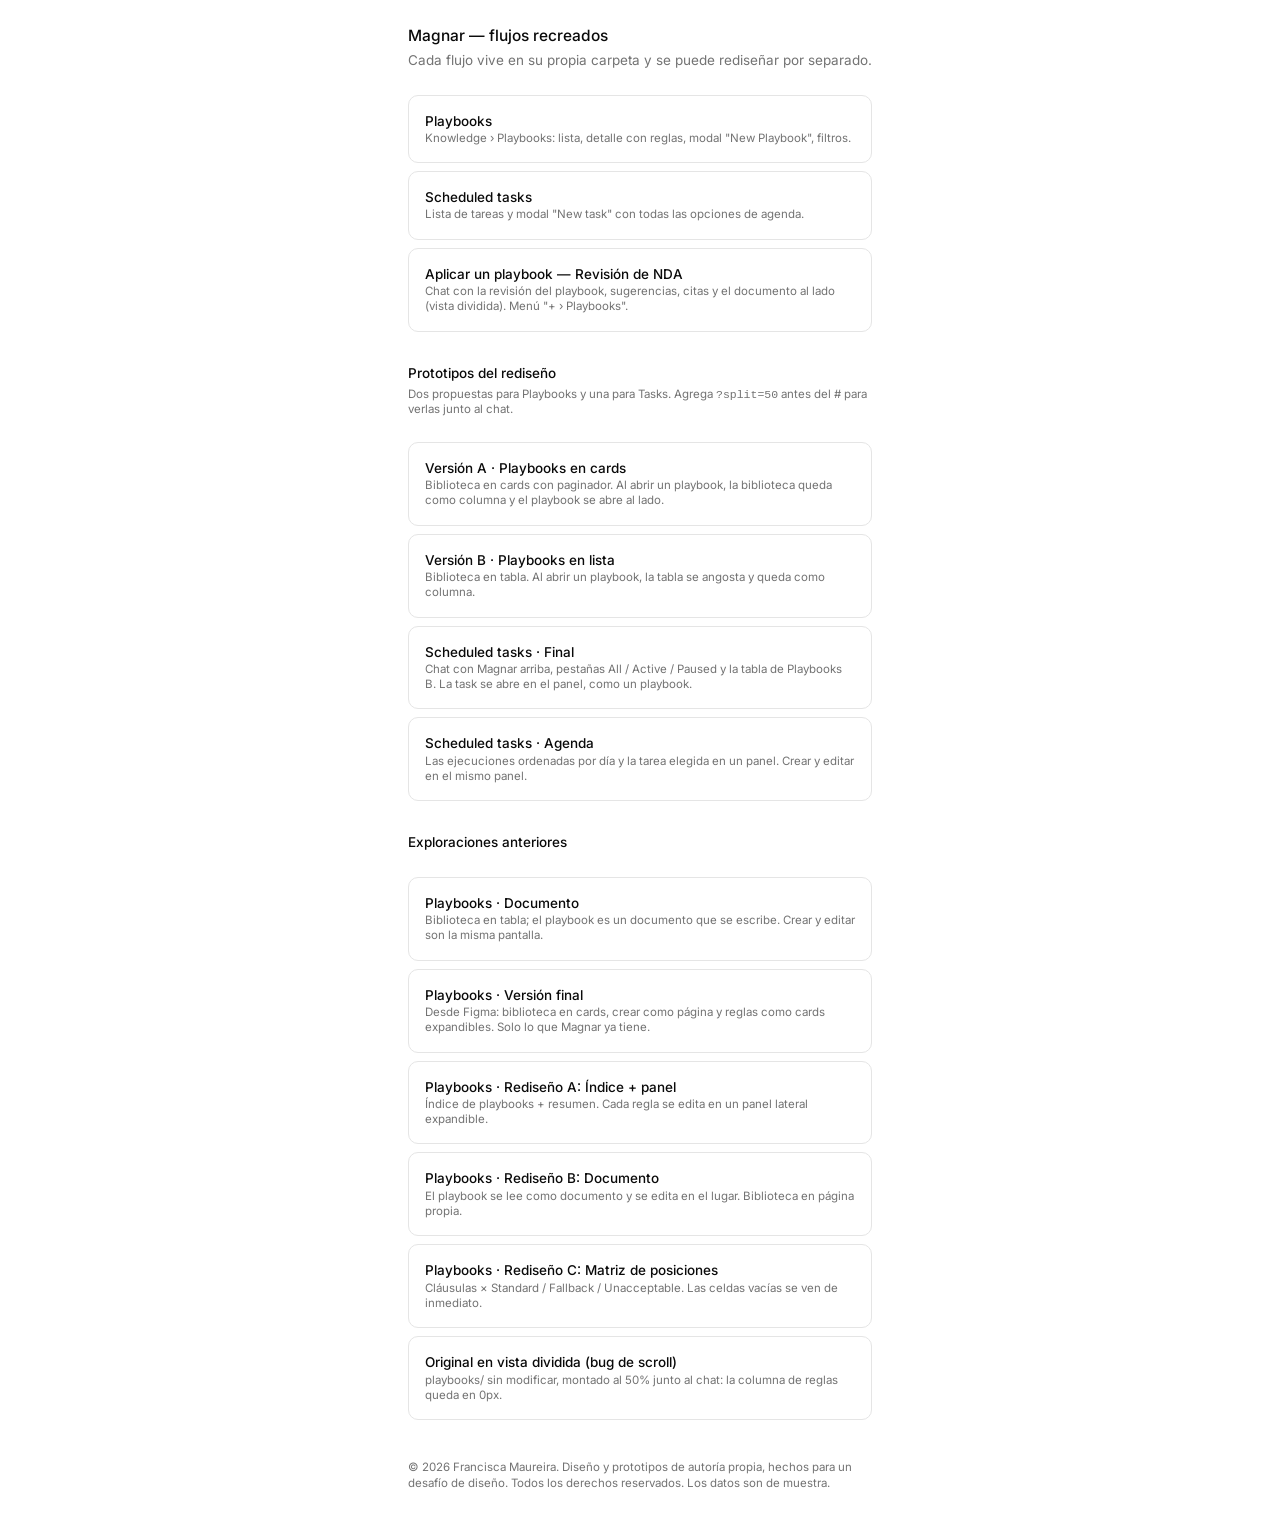
<file: index.html>
<!doctype html>
<html lang="en" class="notranslate bg-background light">
<head>
  <meta charset="utf-8" />
  <meta name="viewport" content="width=device-width, initial-scale=1" />
  <title>Magnar flows</title>
  <link rel="stylesheet" href="https://fonts.googleapis.com/css2?family=Inter:ital,opsz,wght@0,14..32,100..900;1,14..32,100..900&display=swap" />
  <link rel="stylesheet" href="styles/magnar.css" />
</head>
<body class="min-h-svh bg-background font-sans antialiased">
  <main class="mx-auto flex min-h-svh max-w-lg flex-col justify-center gap-6 p-6">
    <div class="space-y-1">
      <h1 class="text-base font-medium">Magnar — flujos recreados</h1>
      <p class="text-sm text-muted-foreground">Cada flujo vive en su propia carpeta y se puede rediseñar por separado.</p>
    </div>
    <div class="grid gap-2">
      <a href="playbooks/" class="rounded-lg border p-4 transition-colors hover:bg-muted/60">
        <div class="text-sm font-medium">Playbooks</div>
        <div class="text-xs text-muted-foreground">Knowledge › Playbooks: lista, detalle con reglas, modal "New Playbook", filtros.</div>
      </a>
      <a href="tasks/" class="rounded-lg border p-4 transition-colors hover:bg-muted/60">
        <div class="text-sm font-medium">Scheduled tasks</div>
        <div class="text-xs text-muted-foreground">Lista de tareas y modal "New task" con todas las opciones de agenda.</div>
      </a>
      <a href="revision-nda/" class="rounded-lg border p-4 transition-colors hover:bg-muted/60">
        <div class="text-sm font-medium">Aplicar un playbook — Revisión de NDA</div>
        <div class="text-xs text-muted-foreground">Chat con la revisión del playbook, sugerencias, citas y el documento al lado (vista dividida). Menú "+ › Playbooks".</div>
      </a>
    </div>
    <div class="space-y-1 pt-2">
      <h2 class="text-sm font-medium">Prototipos del rediseño</h2>
      <p class="text-xs text-muted-foreground">Dos propuestas para Playbooks y una para Tasks. Agrega <code>?split=50</code> antes del # para verlas junto al chat.</p>
    </div>
    <div class="grid gap-2">
      <a href="playbooks-refinada/" class="rounded-lg border p-4 transition-colors hover:bg-muted/60">
        <div class="text-sm font-medium">Versión A · Playbooks en cards</div>
        <div class="text-xs text-muted-foreground">Biblioteca en cards con paginador. Al abrir un playbook, la biblioteca queda como columna y el playbook se abre al lado.</div>
      </a>
      <a href="playbooks-lista/" class="rounded-lg border p-4 transition-colors hover:bg-muted/60">
        <div class="text-sm font-medium">Versión B · Playbooks en lista</div>
        <div class="text-xs text-muted-foreground">Biblioteca en tabla. Al abrir un playbook, la tabla se angosta y queda como columna.</div>
      </a>
      <a href="tasks-final/" class="rounded-lg border p-4 transition-colors hover:bg-muted/60">
        <div class="text-sm font-medium">Scheduled tasks · Final</div>
        <div class="text-xs text-muted-foreground">Chat con Magnar arriba, pestañas All / Active / Paused y la tabla de Playbooks B. La task se abre en el panel, como un playbook.</div>
      </a>
      <a href="tasks-refinada/" class="rounded-lg border p-4 transition-colors hover:bg-muted/60">
        <div class="text-sm font-medium">Scheduled tasks · Agenda</div>
        <div class="text-xs text-muted-foreground">Las ejecuciones ordenadas por día y la tarea elegida en un panel. Crear y editar en el mismo panel.</div>
      </a>
    </div>
    <div class="space-y-1 pt-2">
      <h2 class="text-sm font-medium">Exploraciones anteriores</h2>
    </div>
    <div class="grid gap-2">
      <a href="playbooks-documento/" class="rounded-lg border p-4 transition-colors hover:bg-muted/60">
        <div class="text-sm font-medium">Playbooks · Documento</div>
        <div class="text-xs text-muted-foreground">Biblioteca en tabla; el playbook es un documento que se escribe. Crear y editar son la misma pantalla.</div>
      </a>
      <a href="playbooks-final/" class="rounded-lg border p-4 transition-colors hover:bg-muted/60">
        <div class="text-sm font-medium">Playbooks · Versión final</div>
        <div class="text-xs text-muted-foreground">Desde Figma: biblioteca en cards, crear como página y reglas como cards expandibles. Solo lo que Magnar ya tiene.</div>
      </a>
      <a href="playbooks-a/" class="rounded-lg border p-4 transition-colors hover:bg-muted/60">
        <div class="text-sm font-medium">Playbooks · Rediseño A: Índice + panel</div>
        <div class="text-xs text-muted-foreground">Índice de playbooks + resumen. Cada regla se edita en un panel lateral expandible.</div>
      </a>
      <a href="playbooks-b/" class="rounded-lg border p-4 transition-colors hover:bg-muted/60">
        <div class="text-sm font-medium">Playbooks · Rediseño B: Documento</div>
        <div class="text-xs text-muted-foreground">El playbook se lee como documento y se edita en el lugar. Biblioteca en página propia.</div>
      </a>
      <a href="playbooks-c/" class="rounded-lg border p-4 transition-colors hover:bg-muted/60">
        <div class="text-sm font-medium">Playbooks · Rediseño C: Matriz de posiciones</div>
        <div class="text-xs text-muted-foreground">Cláusulas × Standard / Fallback / Unacceptable. Las celdas vacías se ven de inmediato.</div>
      </a>
      <a href="playbooks-before/?split=50#/pbk-01a1b29e-78ab" class="rounded-lg border p-4 transition-colors hover:bg-muted/60">
        <div class="text-sm font-medium">Original en vista dividida (bug de scroll)</div>
        <div class="text-xs text-muted-foreground">playbooks/ sin modificar, montado al 50% junto al chat: la columna de reglas queda en 0px.</div>
      </a>
    </div>
    <p class="pt-4 text-xs text-muted-foreground">© 2026 Francisca Maureira. Diseño y prototipos de autoría propia, hechos para un desafío de diseño. Todos los derechos reservados. Los datos son de muestra.</p>
  </main>
</body>
</html>
</file>
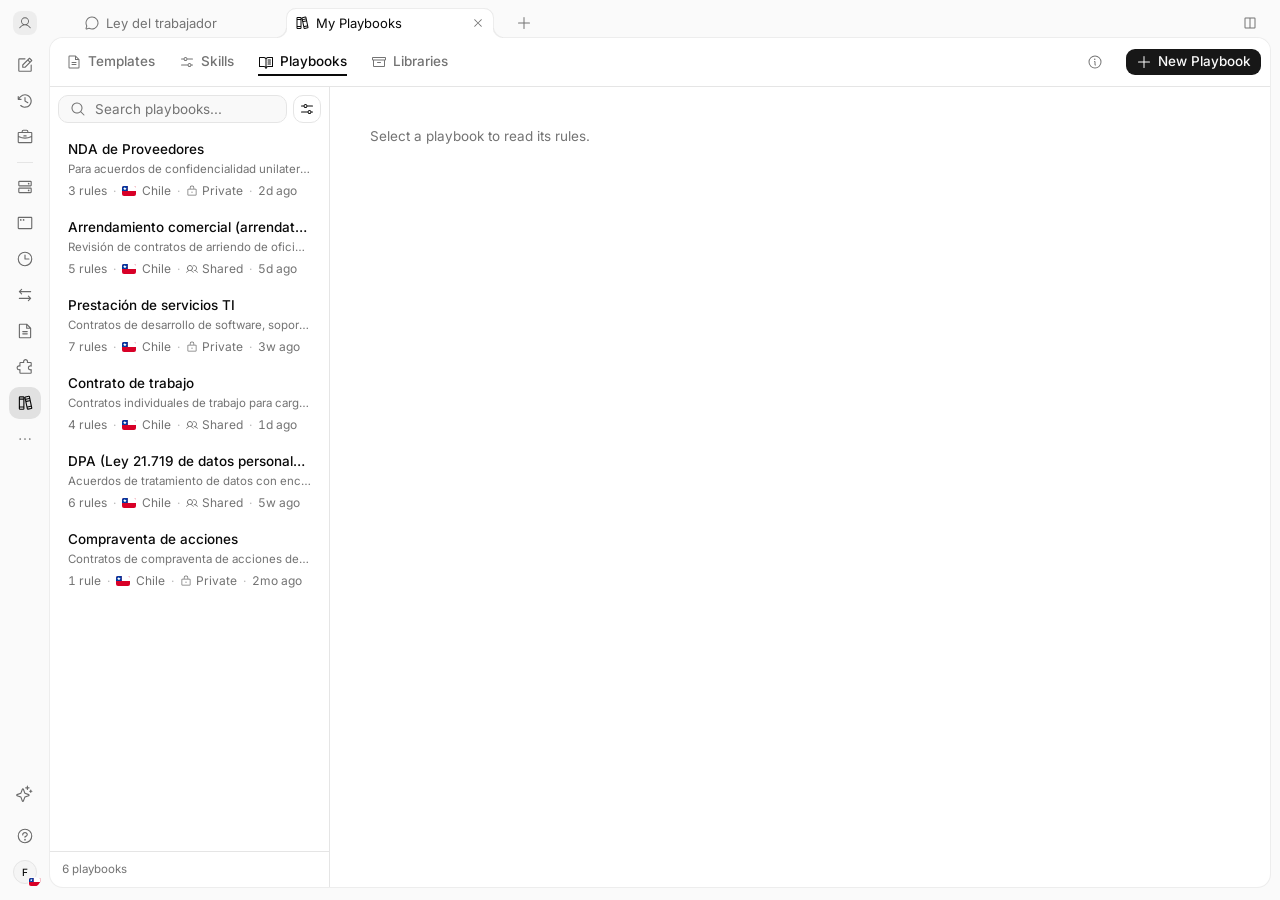
<file: playbooks-a/index.html>
<!doctype html>
<html lang="en" class="notranslate bg-background light">
<head>
  <meta charset="utf-8" />
  <meta name="viewport" content="width=device-width, initial-scale=1" />
  <title>Playbooks - Magnar</title>
  <link rel="preconnect" href="https://fonts.googleapis.com" />
  <link rel="preconnect" href="https://fonts.gstatic.com" crossorigin />
  <link rel="stylesheet" href="https://fonts.googleapis.com/css2?family=Inter:ital,opsz,wght@0,14..32,100..900;1,14..32,100..900&display=swap" />
  <link rel="stylesheet" href="../styles/magnar.css" />
  <link rel="stylesheet" href="../styles/magnar-extra.css" />
  <link rel="stylesheet" href="../styles/redesign.css" />
  <link rel="stylesheet" href="./styles.css" />
</head>
<body class="min-h-svh bg-background font-sans antialiased">
  <div id="root"></div>
  <script type="module" src="./app.js"></script>
</body>
</html>
</file>
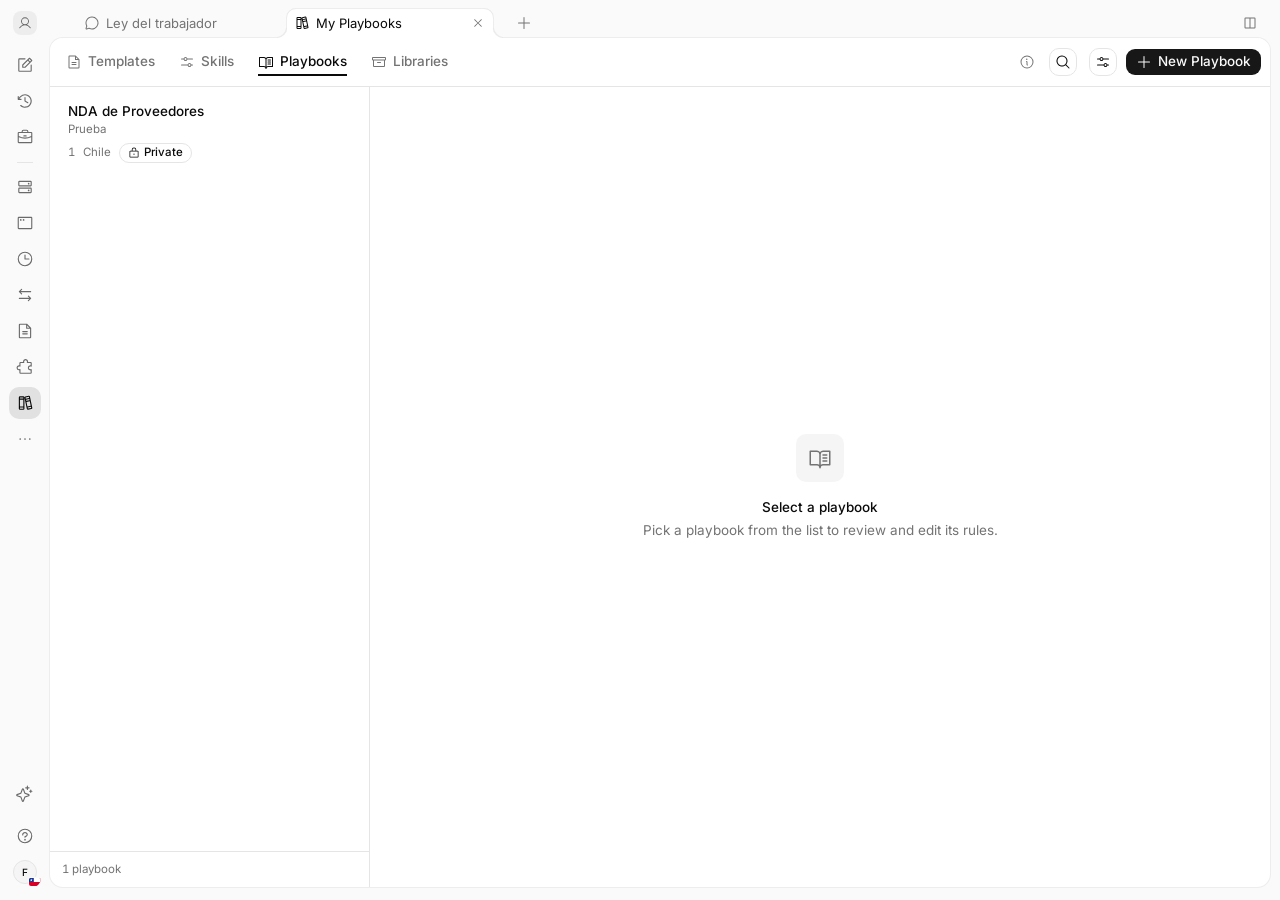
<file: playbooks-before/index.html>
<!doctype html>
<html lang="en" class="notranslate bg-background light">
<head>
  <meta charset="utf-8" />
  <meta name="viewport" content="width=device-width, initial-scale=1" />
  <title>Playbooks (original) - Magnar</title>
  <link rel="stylesheet" href="https://fonts.googleapis.com/css2?family=Inter:ital,opsz,wght@0,14..32,100..900;1,14..32,100..900&display=swap" />
  <link rel="stylesheet" href="../styles/magnar.css" />
  <link rel="stylesheet" href="../styles/magnar-extra.css" />
  <style>
    /* El flujo original trae su propio marco (sidebar + pestañas). Dentro del panel derecho se ocultan. */
    .orig-host { display: flex; flex: 1; min-height: 0; flex-direction: column; }
    .orig-host [data-slot=sidebar] { display: none; }
    .orig-host [data-drive-tab-strip] { display: none; }
    .orig-host > [data-slot=sidebar-wrapper] { min-height: 0; height: 100%; }
    .orig-host [data-slot=sidebar-inset] { height: 100%; margin: 0; }
    .orig-host [role=tabpanel] { border: 0; margin: 0; border-radius: 0; }
  </style>
</head>
<body class="min-h-svh bg-background font-sans antialiased">
  <!--
    Captura del "antes" sin tocar playbooks/: carga playbooks/app.js tal cual.
    ?split=50   → lo monta en el panel derecho de una vista dividida (chat a la izquierda).
    ?click=Text → hace click en el botón con ese texto (p. ej. "New Playbook").
  -->
  <div id="app"></div>
  <script type="module">
    import { html, render } from '../vendor/preact-htm.js';
    import { Frame } from '../shared/split-shell.js';
    const q = new URLSearchParams(location.search);
    const split = q.get('split');
    if (split) {
      render(html`<${Frame} split=${Number(split)} tab=${{ title: 'NDA de Proveedores', icon: 'Books' }}><div id="root" class="orig-host"></div><//>`, document.getElementById('app'));
    } else {
      document.getElementById('app').id = 'root';
    }
    await import('../playbooks/app.js');
    const click = q.get('click');
    if (click) setTimeout(() => [...document.querySelectorAll('button')].find((b) => b.textContent.trim() === click)?.click(), 300);
  </script>
</body>
</html>
</file>
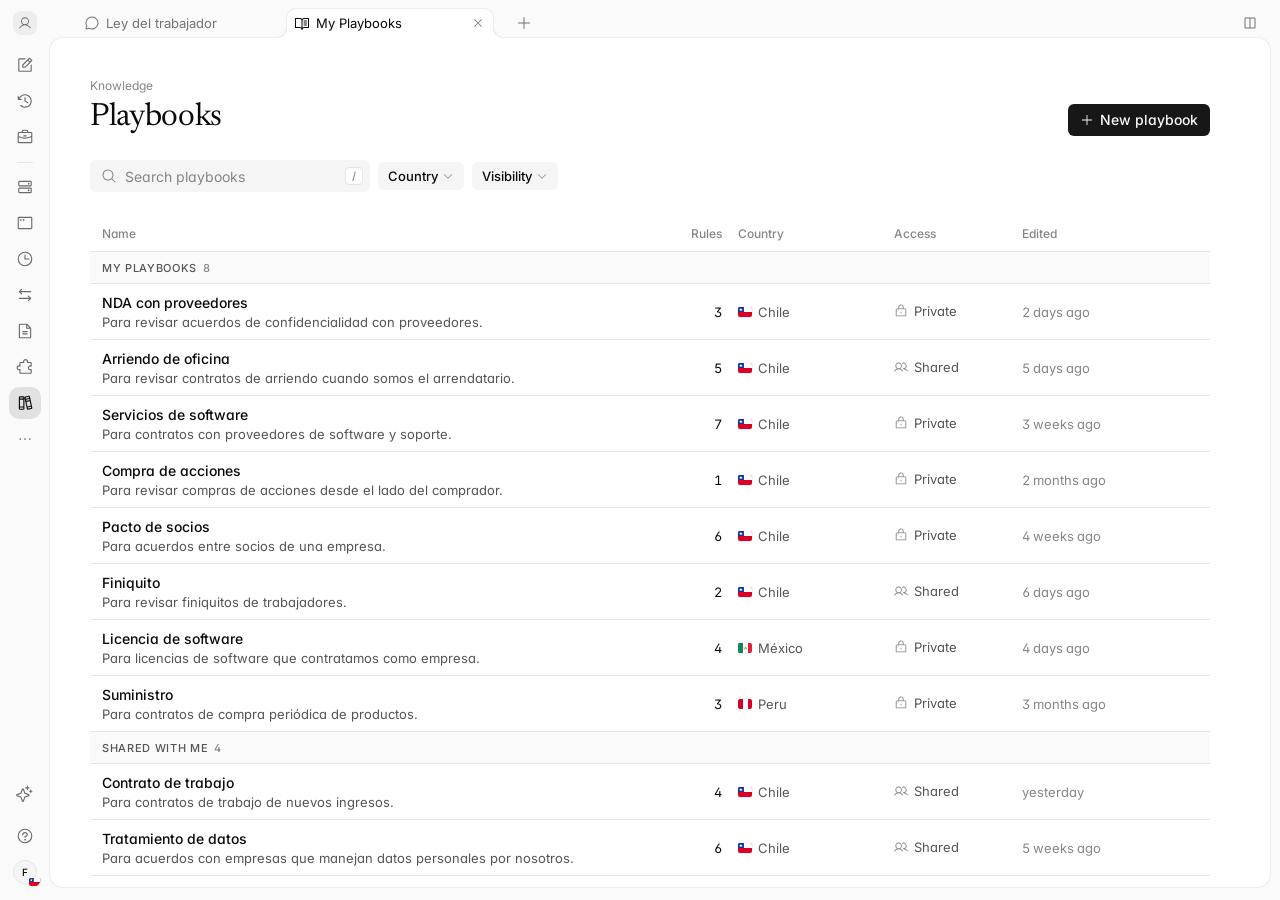
<file: playbooks-documento/index.html>
<!doctype html>
<html lang="en" class="notranslate bg-background light">
<head>
  <meta charset="utf-8" />
  <meta name="viewport" content="width=device-width, initial-scale=1" />
  <title>Playbooks - Magnar</title>
  <link rel="preconnect" href="https://fonts.googleapis.com" />
  <link rel="preconnect" href="https://fonts.gstatic.com" crossorigin />
  <link rel="stylesheet" href="https://fonts.googleapis.com/css2?family=Inter:opsz,wght@14..32,400;14..32,500;14..32,600&family=Newsreader:opsz,wght@6..72,400&display=swap" />
  <link rel="stylesheet" href="../styles/magnar.css" />
  <link rel="stylesheet" href="../styles/magnar-extra.css" />
  <link rel="stylesheet" href="../shared/pb-system.css" />
  <link rel="stylesheet" href="./styles.css" />
</head>
<body class="min-h-svh bg-background font-sans antialiased">
  <div id="root"></div>
  <script type="module" src="./app.js"></script>
</body>
</html>
</file>
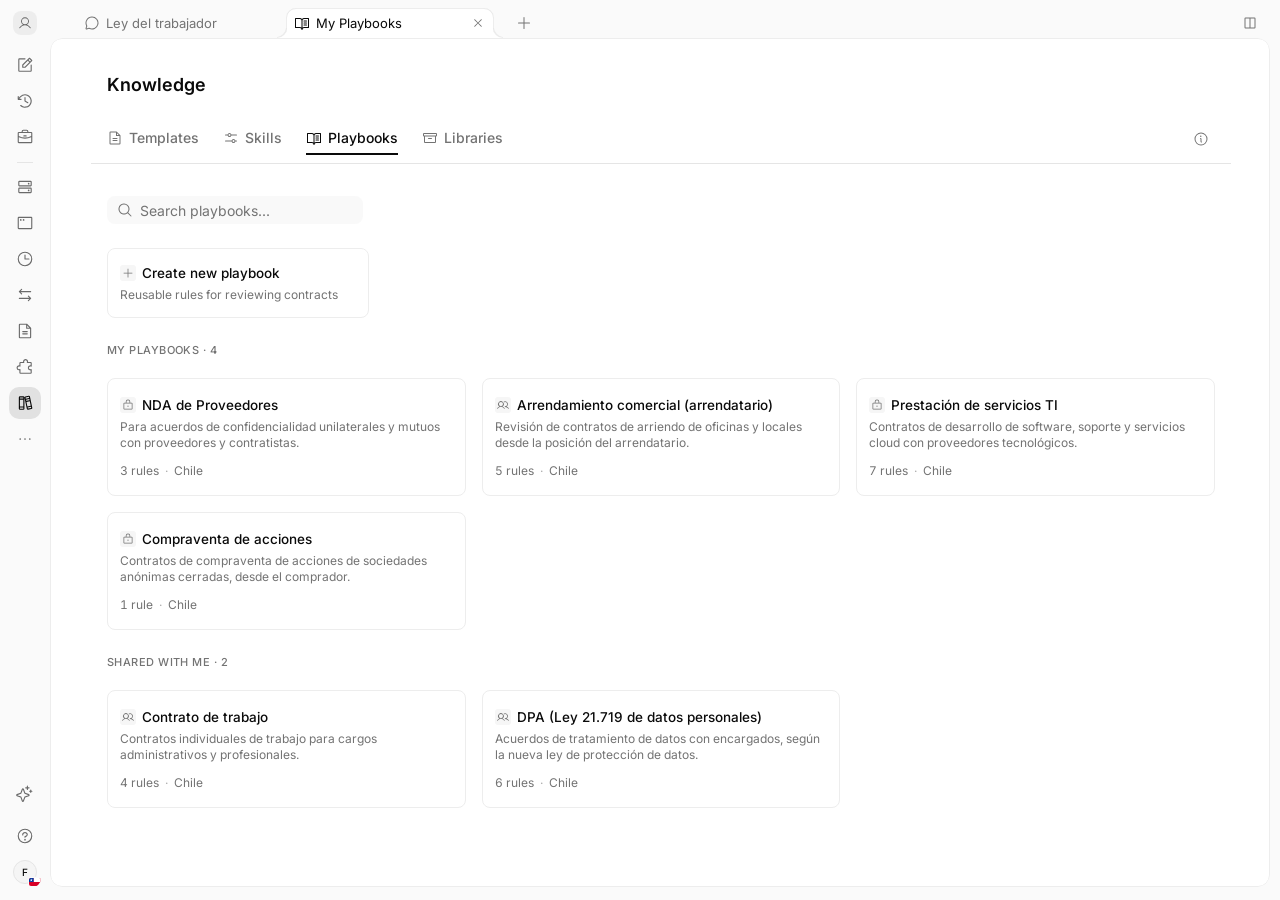
<file: playbooks-final/index.html>
<!doctype html>
<html lang="en" class="notranslate bg-background light">
<head>
  <meta charset="utf-8" />
  <meta name="viewport" content="width=device-width, initial-scale=1" />
  <title>Playbooks - Magnar</title>
  <link rel="preconnect" href="https://fonts.googleapis.com" />
  <link rel="preconnect" href="https://fonts.gstatic.com" crossorigin />
  <link rel="stylesheet" href="https://fonts.googleapis.com/css2?family=Inter:ital,opsz,wght@0,14..32,100..900;1,14..32,100..900&family=Newsreader:opsz,wght@6..72,400&display=swap" />
  <link rel="stylesheet" href="../styles/magnar.css" />
  <link rel="stylesheet" href="../styles/magnar-extra.css" />
  <link rel="stylesheet" href="../styles/redesign.css" />
  <link rel="stylesheet" href="./styles.css" />
</head>
<body class="min-h-svh bg-background font-sans antialiased">
  <div id="root"></div>
  <script type="module" src="./app.js"></script>
</body>
</html>
</file>
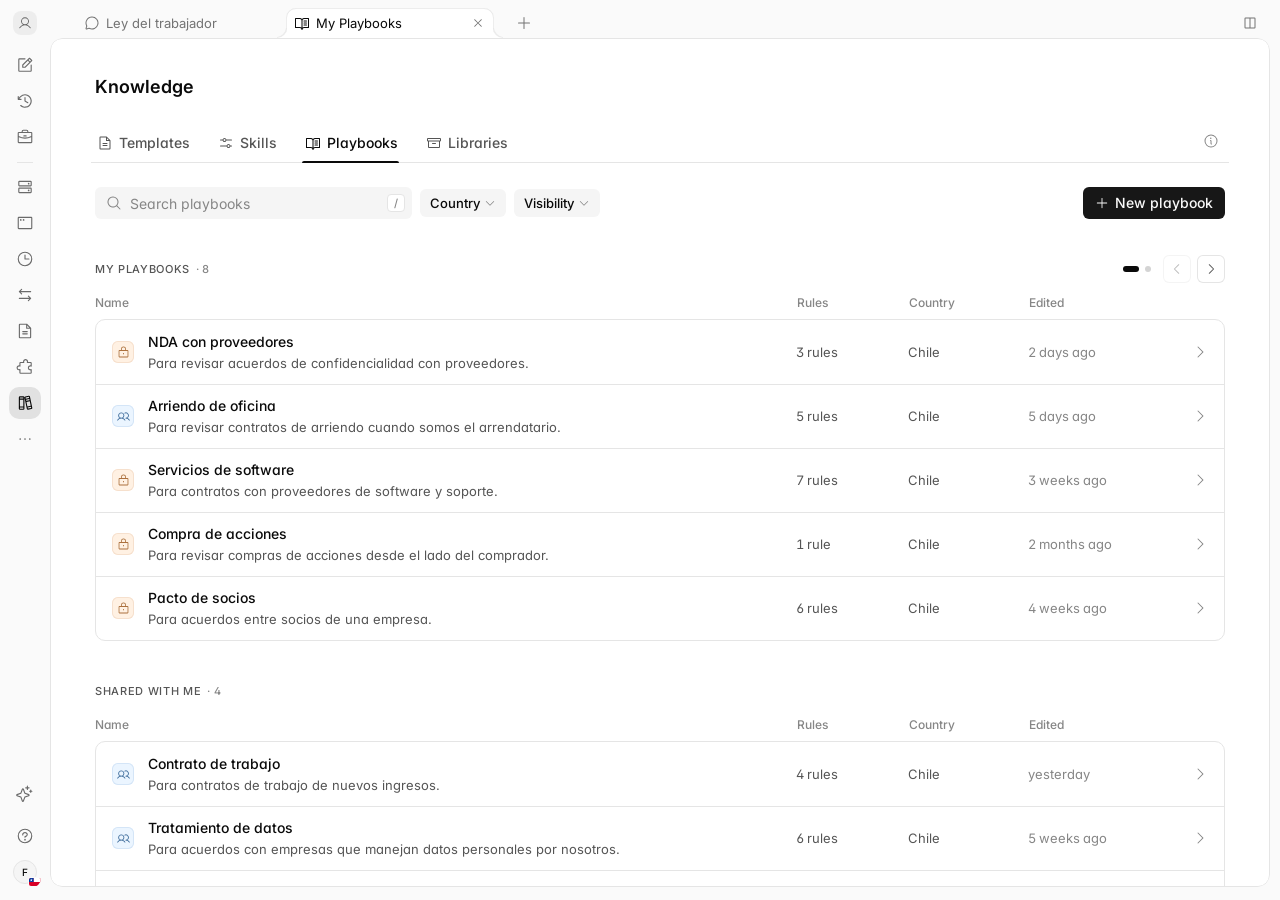
<file: playbooks-lista/index.html>
<!doctype html>
<html lang="en" class="notranslate bg-background light">
<head>
  <meta charset="utf-8" />
  <meta name="viewport" content="width=device-width, initial-scale=1" />
  <title>Playbooks - Magnar</title>
  <link rel="preconnect" href="https://fonts.googleapis.com" />
  <link rel="preconnect" href="https://fonts.gstatic.com" crossorigin />
  <link rel="stylesheet" href="https://fonts.googleapis.com/css2?family=Inter:opsz,wght@14..32,400;14..32,500;14..32,600&family=Newsreader:opsz,wght@6..72,400&display=swap" />
  <link rel="stylesheet" href="../styles/magnar.css" />
  <link rel="stylesheet" href="../styles/magnar-extra.css" />
  <link rel="stylesheet" href="../shared/pb-system.css" />
  <link rel="stylesheet" href="../playbooks-refinada/styles.css" />
</head>
<body class="min-h-svh bg-background font-sans antialiased">
  <div id="root"></div>
  <!-- Versión B: misma app que Refinada, biblioteca en lista con chevron a la derecha y sin banderas -->
  <script>window.PR_VARIANT = 'list';</script>
  <script type="module" src="../playbooks-refinada/app.js"></script>
</body>
</html>
</file>
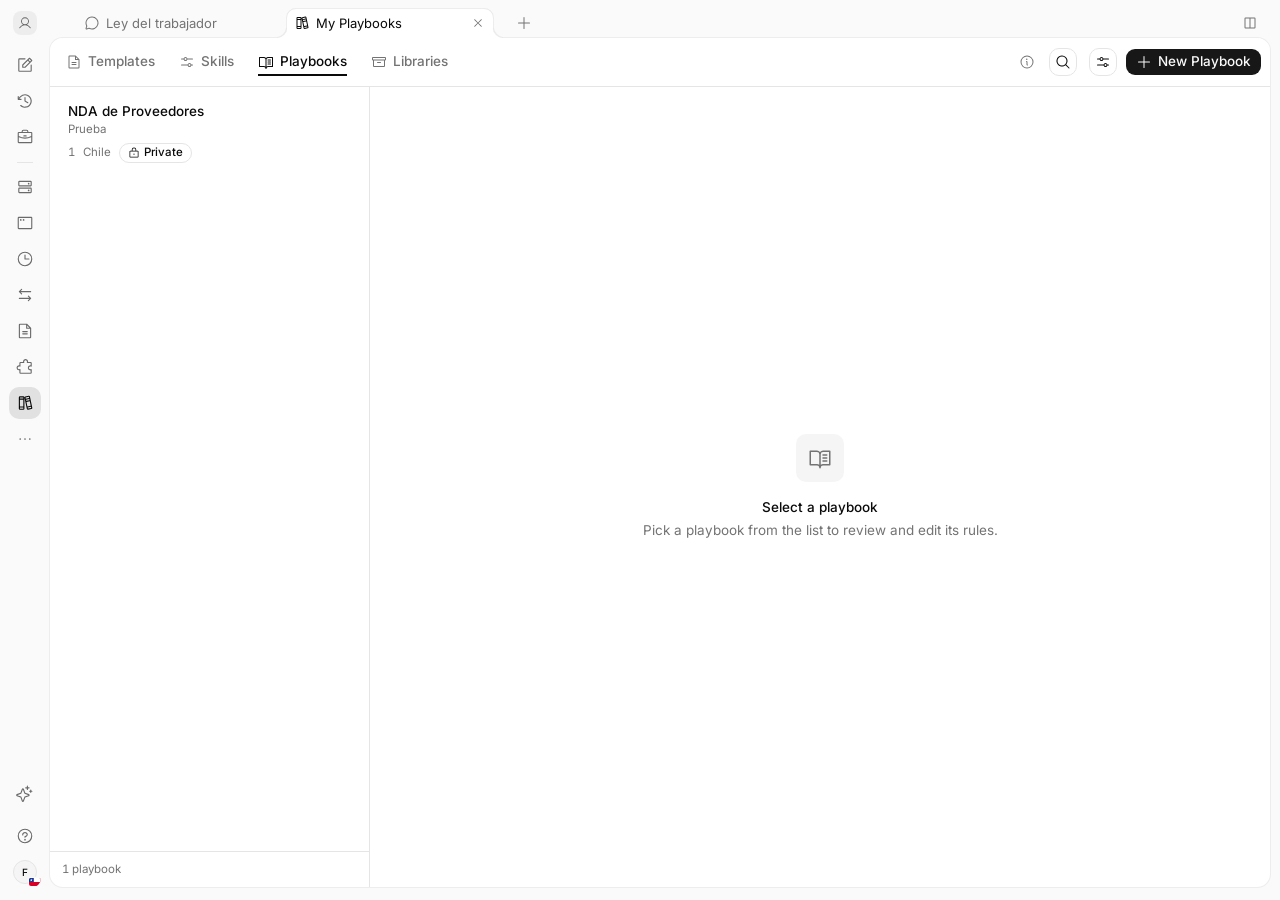
<file: playbooks/index.html>
<!doctype html>
<html lang="en" class="notranslate bg-background light">
<head>
  <meta charset="utf-8" />
  <meta name="viewport" content="width=device-width, initial-scale=1" />
  <title>Playbooks - Magnar</title>
  <link rel="preconnect" href="https://fonts.googleapis.com" />
  <link rel="preconnect" href="https://fonts.gstatic.com" crossorigin />
  <link rel="stylesheet" href="https://fonts.googleapis.com/css2?family=Caveat:wght@400..700&family=Inter:ital,opsz,wght@0,14..32,100..900;1,14..32,100..900&display=swap" />
  <link rel="stylesheet" href="../styles/magnar.css" />
  <link rel="stylesheet" href="../styles/magnar-extra.css" />
</head>
<body class="min-h-svh bg-background font-sans antialiased">
  <div id="root"></div>
  <script type="module" src="./app.js"></script>
</body>
</html>
</file>
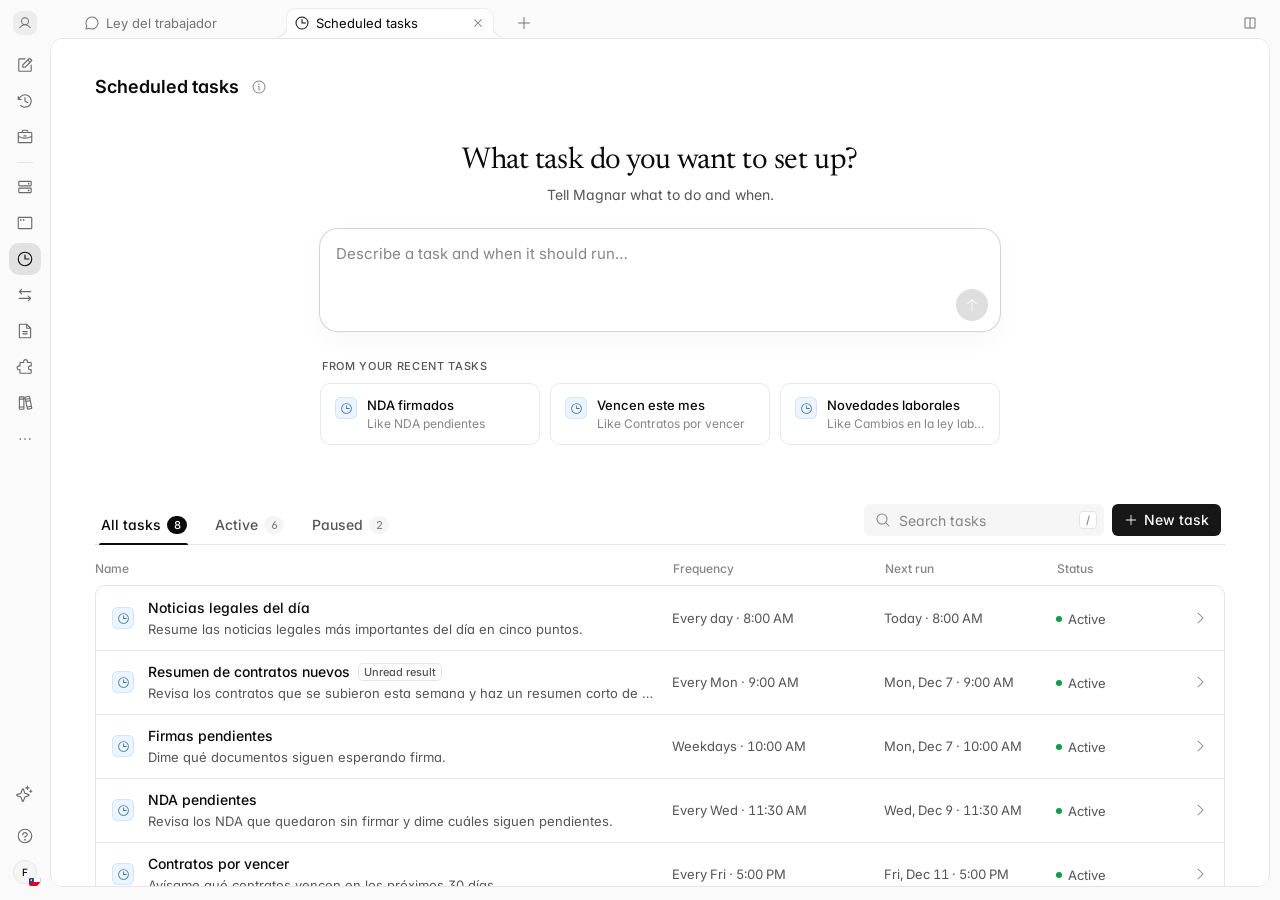
<file: tasks-final/index.html>
<!doctype html>
<html lang="en" class="notranslate bg-background light">
<head>
  <meta charset="utf-8" />
  <meta name="viewport" content="width=device-width, initial-scale=1" />
  <title>Scheduled tasks - Magnar</title>
  <link rel="preconnect" href="https://fonts.googleapis.com" />
  <link rel="preconnect" href="https://fonts.gstatic.com" crossorigin />
  <link rel="stylesheet" href="https://fonts.googleapis.com/css2?family=Inter:opsz,wght@14..32,400;14..32,500;14..32,600&family=Newsreader:opsz,wght@6..72,400&display=swap" />
  <link rel="stylesheet" href="../styles/magnar.css" />
  <link rel="stylesheet" href="../styles/magnar-extra.css" />
  <link rel="stylesheet" href="../shared/pb-system.css" />
  <link rel="stylesheet" href="../playbooks-refinada/styles.css" />
  <link rel="stylesheet" href="../tasks-refinada/styles.css" />
  <link rel="stylesheet" href="./styles.css" />
</head>
<body class="min-h-svh bg-background font-sans antialiased">
  <div id="root"></div>
  <!-- Tasks · versión final: chat arriba, pestañas, tabla como Playbooks B y panel como el del playbook.
       ?v=b (antes del #) hace que el menú lateral lleve a Playbooks versión B. -->
  <script>if (/[?&]v=b\b/.test(location.search)) window.PR_VARIANT = 'list';</script>
  <script type="module" src="./app.js"></script>
</body>
</html>
</file>
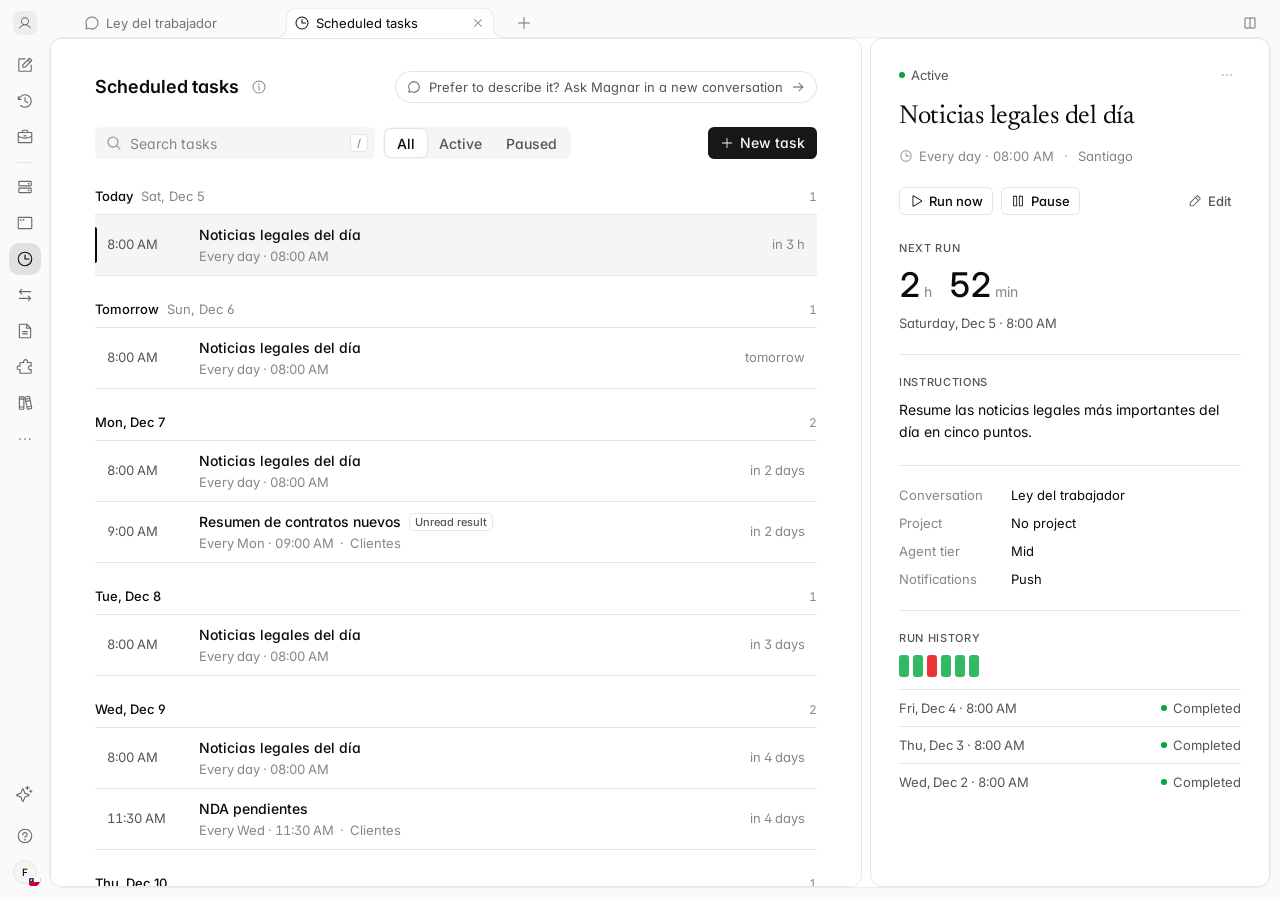
<file: tasks-refinada/index.html>
<!doctype html>
<html lang="en" class="notranslate bg-background light">
<head>
  <meta charset="utf-8" />
  <meta name="viewport" content="width=device-width, initial-scale=1" />
  <title>Scheduled tasks - Magnar</title>
  <link rel="preconnect" href="https://fonts.googleapis.com" />
  <link rel="preconnect" href="https://fonts.gstatic.com" crossorigin />
  <link rel="stylesheet" href="https://fonts.googleapis.com/css2?family=Inter:opsz,wght@14..32,400;14..32,500;14..32,600&family=Newsreader:opsz,wght@6..72,400&display=swap" />
  <link rel="stylesheet" href="../styles/magnar.css" />
  <link rel="stylesheet" href="../styles/magnar-extra.css" />
  <link rel="stylesheet" href="../shared/pb-system.css" />
  <link rel="stylesheet" href="../playbooks-refinada/styles.css" />
  <link rel="stylesheet" href="./styles.css" />
</head>
<body class="min-h-svh bg-background font-sans antialiased">
  <div id="root"></div>
  <!-- ?v=b: Tasks dentro de la presentación B (el menú lleva a Playbooks versión lista) -->
  <script>if (/[?&]v=b\b/.test(location.search)) window.PR_VARIANT = 'list';</script>
  <script type="module" src="./app.js"></script>
</body>
</html>
</file>
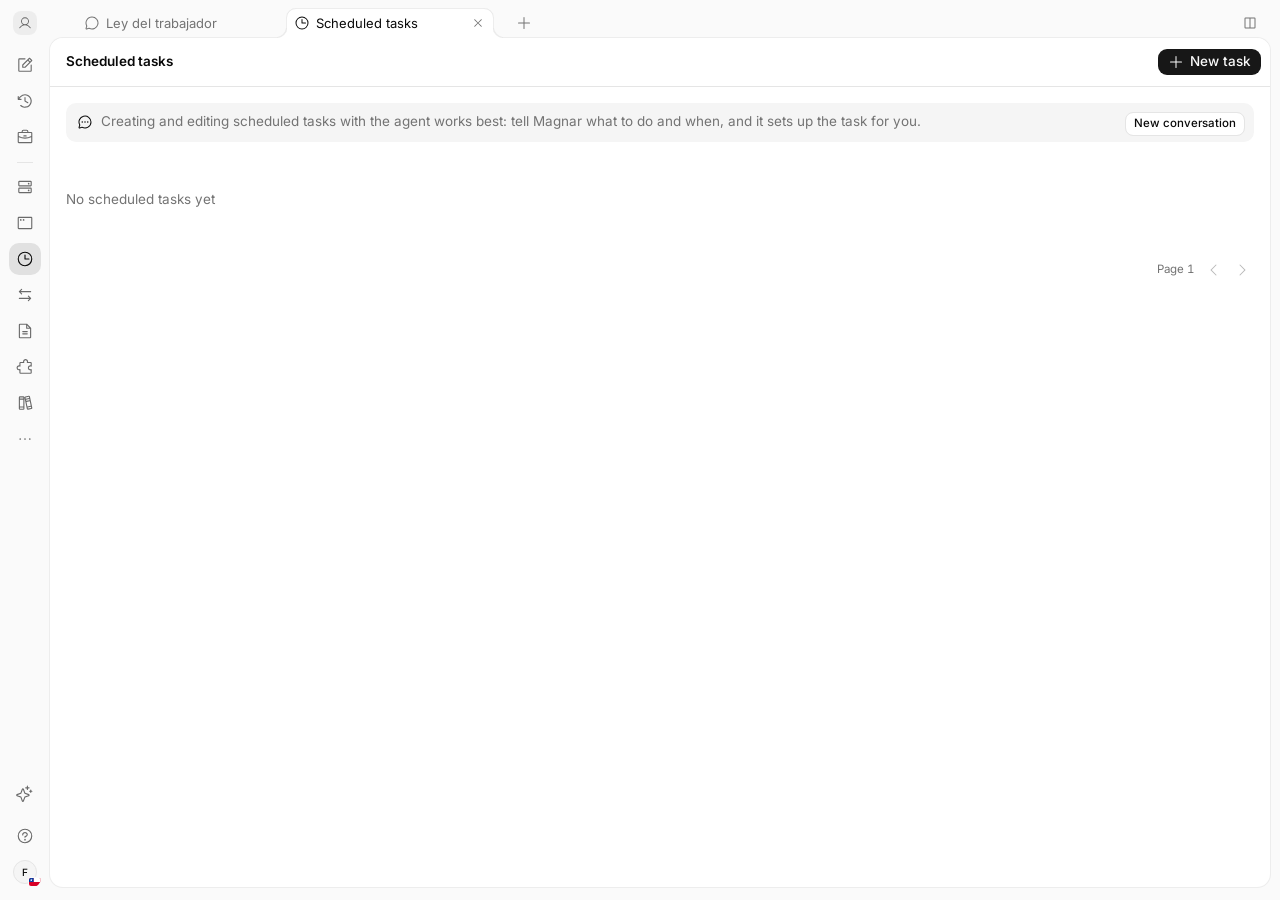
<file: tasks/index.html>
<!doctype html>
<html lang="en" class="notranslate bg-background light">
<head>
  <meta charset="utf-8" />
  <meta name="viewport" content="width=device-width, initial-scale=1" />
  <title>Scheduled tasks - Magnar</title>
  <link rel="preconnect" href="https://fonts.googleapis.com" />
  <link rel="preconnect" href="https://fonts.gstatic.com" crossorigin />
  <link rel="stylesheet" href="https://fonts.googleapis.com/css2?family=Caveat:wght@400..700&family=Inter:ital,opsz,wght@0,14..32,100..900;1,14..32,100..900&display=swap" />
  <link rel="stylesheet" href="../styles/magnar.css" />
  <link rel="stylesheet" href="../styles/magnar-extra.css" />
</head>
<body class="min-h-svh bg-background font-sans antialiased">
  <div id="root"></div>
  <script type="module" src="./app.js"></script>
</body>
</html>
</file>
<file: styles/magnar-extra.css>
.thread-work-loading{--work-dot-size:2px;flex-shrink:0;justify-content:center;align-items:center;width:16px;height:16px;display:inline-flex}.thread-work-loading[data-compact=true]{--work-dot-size:1.5px;width:12px;height:12px}.thread-work-matrix{grid-template-columns:repeat(5, var(--work-dot-size));grid-template-rows:repeat(5, var(--work-dot-size));gap:1px;display:grid}.thread-work-dot{width:var(--work-dot-size);height:var(--work-dot-size);opacity:.24;background:currentColor;border-radius:999px;animation-duration:1.11111s;animation-timing-function:linear;animation-iteration-count:infinite}@keyframes thread-work-ripple{0%,to{opacity:.1}28%{opacity:.98}56%{opacity:.32}78%{opacity:.7824}}@keyframes thread-work-columns{0%,20%{opacity:.704}20%,40%{opacity:.492}40%,60%{opacity:.256}60%,80%{opacity:.192}80%,to{opacity:.1}}@keyframes thread-work-rings{0%,to{opacity:.08}10%{opacity:1}20%{opacity:.61}30%{opacity:.392}40%{opacity:.14}}@keyframes thread-work-diagonal{0%,to{opacity:.08}8%{opacity:1}16%{opacity:.644}24%{opacity:.442}32%{opacity:.24}40%{opacity:.12}}@keyframes thread-work-origin{0%,to{opacity:.1}34%{opacity:1}60%{opacity:.24}}@media (prefers-reduced-motion:reduce){.thread-work-dot{opacity:.6;animation:none!important}}
</file>
<file: styles/redesign.css>
/*
  Base común de los rediseños de Playbooks (A, B, C).
  El CSS de Magnar viene compilado: solo existen las clases que Magnar ya usa. Lo que falta
  (container queries, tooltip, puntos de estado, campos sin borde) va aquí, SIEMPRE con los
  tokens de Magnar (--foreground, --muted-foreground, --border, --success, --warning,
  --destructive, --tint-*, --radius). No hay colores, fuentes ni radios nuevos.
*/

/* Serif de Magnar (la del "How can I help you?" del home). Un solo uso por página: el título. */
.rd-title { font-family: var(--title-font); font-weight: 400; letter-spacing: -0.01em; font-size: 28px; line-height: 36px; }

/* Números alineados en conteos y fechas */
.rd-num { font-variant-numeric: tabular-nums; }

/* Punto de estado (7px) — el color va solo aquí, nunca de fondo */
.rd-dot { display: inline-block; width: 7px; height: 7px; border-radius: 999px; background: var(--dot); flex-shrink: 0; }
.rd-dot-empty { background: transparent; box-shadow: inset 0 0 0 1.25px color-mix(in oklab, var(--muted-foreground) 55%, transparent); }

/* Tooltip con el aspecto del tooltip de shadcn (bg-foreground / text-background) */
.rd-tip { position: relative; display: inline-flex; }
.rd-tip-body {
  position: absolute; z-index: 60; left: 50%; top: calc(100% + 6px); transform: translateX(-50%);
  display: inline-flex; align-items: center; gap: 6px; white-space: nowrap; pointer-events: none;
  padding: 6px 10px; border-radius: calc(var(--radius) - 2px);
  background: var(--foreground); color: var(--background); font-size: 12px; line-height: 16px;
  opacity: 0; transition: opacity .12s ease .25s;
}
.rd-tip[data-side=top] .rd-tip-body { top: auto; bottom: calc(100% + 6px); }
.rd-tip[data-side=left] .rd-tip-body { left: auto; right: 0; transform: none; }
.rd-tip:hover .rd-tip-body, .rd-tip:focus-within .rd-tip-body { opacity: 1; }
.rd-tip-body kbd { font: inherit; opacity: .6; }

/* Campo editable en línea: se ve como texto hasta hover/focus.
   Va en la capa "components" de Magnar para que las utilidades (text-sm, mt-2, text-muted-foreground…) le ganen. */
@layer components {
  .rd-inline {
    display: block; min-width: 0; background: transparent; font: inherit; color: inherit;
    border: 1px solid transparent; border-radius: calc(var(--radius) - 2px);
    margin-inline: -6px; padding: 0 5px; width: calc(100% + 12px);
    outline: none; transition: border-color .12s, box-shadow .12s;
  }
  .rd-inline:hover { border-color: var(--border); }
  .rd-inline:focus { border-color: var(--ring); box-shadow: 0 0 0 3px color-mix(in oklab, var(--ring) 50%, transparent); }
  .rd-inline::placeholder { color: var(--muted-foreground); }
  .rd-grow { field-sizing: content; resize: none; }
}

/* Campo de posición: barra de 3px con el color semántico, sin fondo de color */
.rd-pos { position: relative; padding-left: 14px; }
.rd-pos::before { content: ''; position: absolute; left: 0; top: 2px; bottom: 2px; width: 3px; border-radius: 3px; background: var(--dot); }
.rd-pos-input {
  display: block; width: 100%; background: transparent; border: 0; outline: none; resize: none; field-sizing: content;
  font: inherit; font-size: 14px; line-height: 22px; color: var(--foreground); padding: 2px 0; min-height: 26px;
}
.rd-pos-input::placeholder { color: var(--muted-foreground); }
.rd-pos:focus-within { background: color-mix(in oklab, var(--muted) 60%, transparent); border-radius: 0 calc(var(--radius) - 4px) calc(var(--radius) - 4px) 0; }

/* Etiqueta pequeña tipo small caps */
.rd-eyebrow { font-size: 11px; line-height: 16px; letter-spacing: .04em; text-transform: uppercase; color: var(--muted-foreground); font-weight: 500; }

/* Fila "Sugerida": marca discreta a la izquierda */
.rd-suggested { box-shadow: inset 2px 0 0 oklch(var(--tint-ink) var(--tint-hue)); background: oklch(var(--tint-wash) var(--tint-hue)); }

/* Barra fina de progreso (crear desde contrato) */
.rd-progress { height: 2px; background: var(--border); border-radius: 2px; overflow: hidden; }
.rd-progress > span { display: block; height: 100%; width: 35%; background: var(--foreground); border-radius: 2px; animation: rd-progress 1.4s ease-in-out infinite; }
@keyframes rd-progress { 0% { transform: translateX(-100%); } 100% { transform: translateX(300%); } }

.rd-hide-scrollbar { scrollbar-width: none; }
.rd-hide-scrollbar::-webkit-scrollbar { display: none; }
</file>
<file: playbooks-a/styles.css>
/*
  Rediseño A: Índice + panel.
  El layout responde al ancho del CONTENEDOR (container queries), no de la ventana.
  Así funciona igual a pantalla completa y dentro de la vista dividida.
  Ritmo de 4/8 px. Solo tokens de Magnar.
*/
.pa-host { container: pa / inline-size; display: flex; flex: 1; min-height: 0; min-width: 0; }
.pa-root { position: relative; flex: 1; min-width: 0; min-height: 0; display: grid; grid-template-columns: 280px minmax(0, 1fr); overflow: hidden; }

/* Índice */
.pa-index { display: flex; flex-direction: column; min-height: 0; border-right: 1px solid var(--border); }
.pa-row { display: flex; flex-direction: column; gap: 2px; padding: 8px 10px; border-radius: calc(var(--radius) - 2px); color: var(--foreground); transition: background-color .12s; }
.pa-row:hover { background: color-mix(in oklab, var(--muted) 60%, transparent); }
.pa-row-on, .pa-row-on:hover { background: oklch(var(--tint-surface) var(--tint-hue)); }
.pa-row-meta { display: flex; align-items: center; gap: 6px; margin-top: 4px; font-size: 12px; line-height: 16px; color: var(--muted-foreground); white-space: nowrap; overflow: hidden; }

/* Zona principal */
.pa-main { position: relative; min-width: 0; min-height: 0; display: flex; flex-direction: column; overflow: hidden; }
.pa-scroll { flex: 1; min-height: 0; overflow-y: auto; }
.pa-summary { max-width: 760px; padding: 32px 40px 64px; }
.pa-meta { display: flex; flex-wrap: wrap; align-items: center; gap: 6px; margin-top: 12px; font-size: 12px; line-height: 16px; color: var(--muted-foreground); }
.pa-picker { display: none; }
.pa-desc { max-width: 64ch; }

/* Reglas: filas de 56px con divisor hairline */
.pa-rules > li + li { border-top: 1px solid var(--border); }
.pa-rule { position: relative; display: flex; align-items: center; gap: 8px; transition: background-color .12s; }
.pa-rule:hover { background: color-mix(in oklab, var(--muted) 50%, transparent); }
.pa-rule-on, .pa-rule-on:hover { background: oklch(var(--tint-wash) var(--tint-hue)); }
.pa-rule-btn { display: flex; flex: 1; min-width: 0; align-items: center; gap: 16px; padding: 8px 8px; min-height: 56px; text-align: left; outline: none; }
.pa-rule-btn:focus-visible { box-shadow: inset 0 0 0 2px var(--ring); border-radius: 4px; }
.pa-rule-main { display: flex; flex-direction: column; min-width: 0; flex: 1; }
.pa-rule-ind { flex-shrink: 0; }
.pa-rule-actions { display: flex; align-items: center; gap: 4px; padding-right: 8px; flex-shrink: 0; }

/* Panel lateral (se superpone a la zona principal, nunca al índice) */
.pa-panel {
  position: absolute; top: 0; right: 0; bottom: 0; z-index: 20; width: min(480px, 100%);
  display: flex; flex-direction: column; background: var(--background);
  border-left: 1px solid var(--border);
  box-shadow: -16px 0 32px -24px color-mix(in oklab, var(--foreground) 35%, transparent);
  animation: pa-in .16s ease-out;
}
@keyframes pa-in { from { opacity: 0; transform: translateX(8px); } }
.pa-panel-body { flex: 1; min-height: 0; overflow-y: auto; }
.pa-panel-fields { padding: 20px 20px 24px; }
.pa-only-narrow { display: none !important; }

/* Expandido: ocupa todo el layout y pasa a 2 columnas (campos | vista previa) */
.pa-panel[data-expanded] { left: 0; width: auto; border-left: 0; box-shadow: none; animation: none; }
.pa-panel[data-expanded] .pa-panel-body { display: grid; grid-template-columns: minmax(0, 560px) minmax(0, 1fr); }
.pa-panel[data-expanded] .pa-panel-fields { padding: 32px 40px; border-right: 1px solid var(--border); overflow-y: auto; }
.pa-panel-preview { padding: 32px 40px; min-width: 0; overflow-y: auto; }
.pa-panel[data-expanded] .pa-panel-body { overflow: hidden; }

/* ---------------------------------------------------------------- contenedor angosto (< 760px)
   El índice pasa a selector en el encabezado, las reglas usan todo el ancho
   y el panel se abre como hoja que cubre el contenedor, con "← Back". */
@container pa (width < 760px) {
  .pa-root { grid-template-columns: minmax(0, 1fr); }
  .pa-index { display: none; }
  .pa-picker { display: flex; align-items: center; justify-content: space-between; gap: 8px; height: 44px; flex-shrink: 0; padding: 0 8px; border-bottom: 1px solid var(--border); }
  .pa-summary { padding: 24px 16px 48px; }
  .pa-rule-btn { flex-direction: column; align-items: stretch; gap: 6px; padding: 10px 8px; }
  .pa-panel, .pa-panel[data-expanded] { left: 0; width: auto; border-left: 0; box-shadow: none; }
  .pa-panel[data-expanded] .pa-panel-body { display: block; overflow-y: auto; }
  .pa-panel[data-expanded] .pa-panel-fields { padding: 20px 16px; border-right: 0; }
  .pa-panel-fields { padding: 20px 16px; }
  .pa-panel-preview { display: none; }
  .pa-only-narrow { display: inline-flex !important; }
  .pa-hide-narrow { display: none !important; }
}
</file>
<file: shared/pb-system.css>
/*
  Sistema visual de las propuestas "Refinada" y "Documento".
  Todos los valores salen del :root de Magnar (oklch). Nombres cortos para leer el CSS:
    ink   = --foreground (14.5%)        ink-2 = 45%        ink-3 = 62%
    line  = --border (92.2%)            line-strong = 87%
    surface = --background (100%)       canvas = --sidebar (98.5%)
    wash  = --tint-wash (hue 250)       tint  = --tint-ink (focus y seleccionado)
*/
/* Variables en :root para que también lleguen a menús y previews (se montan fuera de .pb). Este archivo solo se carga en estas 2 rutas. */
:root {
  --ink: var(--foreground);
  --ink-2: oklch(45% 0 0);
  --ink-3: oklch(62% 0 0);
  --line: var(--border);
  --line-strong: oklch(87% 0 0);
  --surface: var(--background);
  --canvas: var(--sidebar);
  --canvas-2: oklch(97% 0 0);
  --press: oklch(95% 0 0);
  --wash: oklch(var(--tint-wash) var(--tint-hue));
  --tint: oklch(var(--tint-ink) var(--tint-hue));
  --menu-shadow: 0 1px 2px oklch(0% 0 0 / .04), 0 8px 24px oklch(0% 0 0 / .08);
  --ease: cubic-bezier(.2, .8, .2, 1);
  --serif: 'Newsreader', var(--title-font), Georgia, serif;
}
.pb, .pb-menu, .pb-preview {
  font-family: Inter, var(--font-sans), system-ui, sans-serif;
  color: var(--ink);
  font-feature-settings: 'cv11', 'ss01';
}
.pb ::selection { background: var(--wash); color: var(--ink); }
.pb .num, .pb [data-num] { font-variant-numeric: tabular-nums; }

/* ---------------------------------------------------------------- foco: 2px tint con 2px de aire */
.pb :focus { outline: none; }
.pb :focus-visible { outline: 2px solid var(--tint); outline-offset: 2px; border-radius: 6px; }
.pb .pb-card:focus-visible, .pb .pb-row:focus-visible { border-radius: 8px; }

/* ---------------------------------------------------------------- tipografía */
.pb-page-title { font-family: var(--serif); font-weight: 400; font-size: 32px; line-height: 38px; letter-spacing: -0.01em; }
.pb-section { font-size: 18px; line-height: 28px; font-weight: 600; }
.pb-lead { font-size: 15px; line-height: 24px; color: var(--ink-2); }
.pb-eyebrow { font-size: 11px; line-height: 14px; letter-spacing: .06em; text-transform: uppercase; font-weight: 500; color: var(--ink-2); }
.pb-meta { display: flex; align-items: center; gap: 6px; min-width: 0; font-size: 12px; line-height: 16px; color: var(--ink-3); white-space: nowrap; font-variant-numeric: tabular-nums; }
.pb-meta .sep { opacity: .7; }
.pb-flag { width: 16px; height: 11px; border-radius: 2px; object-fit: cover; flex-shrink: 0; box-shadow: 0 0 0 .5px oklch(0% 0 0 / .08); }
.pb-flag.sm { width: 14px; height: 10px; }

/* ---------------------------------------------------------------- botones */
.pb-btn { display: inline-flex; align-items: center; justify-content: center; gap: 6px; height: 32px; padding: 0 12px; border-radius: 6px; font-size: 14px; line-height: 20px; font-weight: 500; white-space: nowrap; transition: background-color .12s, border-color .12s, color .12s, opacity .12s; }
.pb-btn.sm { height: 28px; padding: 0 10px; font-size: 13px; }
.pb-btn svg { width: 14px; height: 14px; }
.pb-btn-primary { background: var(--primary); color: var(--primary-foreground); }
.pb-btn-primary:hover { background: oklch(30% 0 0); }
.pb-btn-primary:disabled { background: oklch(80% 0 0); color: var(--surface); cursor: not-allowed; }
.pb-btn-secondary { background: var(--surface); color: var(--ink); box-shadow: inset 0 0 0 1px var(--line); }
.pb-btn-secondary:hover { box-shadow: inset 0 0 0 1px var(--line-strong); background: var(--canvas); }
.pb-btn-ghost { color: var(--ink-2); }
.pb-btn-ghost:hover { background: var(--canvas-2); color: var(--ink); }
.pb-link { font-size: 13px; line-height: 18px; color: var(--ink-2); border-radius: 4px; transition: color .12s; }
.pb-link:hover { color: var(--ink); }
.pb-icon-btn { display: inline-flex; align-items: center; justify-content: center; width: 32px; height: 32px; border-radius: 6px; color: var(--ink-3); transition: background-color .12s, color .12s; }
.pb-icon-btn.sm { width: 28px; height: 28px; }
.pb-icon-btn:hover, .pb-icon-btn[aria-expanded=true] { background: var(--canvas-2); color: var(--ink); }
.pb-icon-btn svg { width: 16px; height: 16px; }
.pb-danger { font-size: 13px; line-height: 18px; color: var(--destructive); border-radius: 4px; padding: 5px 6px; margin-left: -6px; transition: background-color .12s; }
.pb-danger:hover { background: color-mix(in oklab, var(--destructive) 7%, transparent); }
.pb-kbd { display: inline-flex; align-items: center; justify-content: center; min-width: 18px; height: 18px; padding: 0 4px; border-radius: 4px; border: 1px solid var(--line); font: 500 11px/1 Inter, sans-serif; color: var(--ink-3); background: var(--surface); }

/* ---------------------------------------------------------------- tooltip (oscuro, como el de Magnar) */
.pb-tip { position: relative; display: inline-flex; }
.pb-tip > .pb-tip-body {
  position: absolute; z-index: 60; left: 50%; top: calc(100% + 6px); transform: translate(-50%, 2px); pointer-events: none;
  display: inline-flex; align-items: center; gap: 8px; white-space: nowrap; padding: 5px 8px; border-radius: 6px;
  background: var(--ink); color: var(--surface); font-size: 12px; line-height: 16px; opacity: 0; transition: opacity .12s ease, transform .12s var(--ease);
}
.pb-tip[data-side=right] > .pb-tip-body { left: calc(100% + 6px); top: 50%; transform: translate(2px, -50%); }
.pb-tip[data-side=top] > .pb-tip-body { top: auto; bottom: calc(100% + 6px); transform: translate(-50%, -2px); }
.pb-tip:hover > .pb-tip-body, .pb-tip:has(:focus-visible) > .pb-tip-body { opacity: 1; transform: translate(-50%, 0); transition-delay: .35s; }
.pb-tip[data-side=right]:hover > .pb-tip-body, .pb-tip[data-side=right]:has(:focus-visible) > .pb-tip-body { transform: translate(0, -50%); }
.pb-tip-body kbd { font: inherit; opacity: .55; }

/* ---------------------------------------------------------------- buscador */
.pb-search { position: relative; display: flex; align-items: center; width: 280px; max-width: 100%; height: 32px; flex-shrink: 0; }
.pb-search input { width: 100%; height: 100%; padding: 0 32px 0 34px; border-radius: 6px; border: 1px solid transparent; background: var(--canvas-2);
  font-size: 14px; line-height: 20px; color: var(--ink); transition: background-color .12s, border-color .12s; }
.pb-search input::placeholder { color: var(--ink-3); }
.pb-search input:hover { background: var(--press); }
.pb-search input:focus { background: var(--surface); border-color: var(--line-strong); outline: none; }
.pb-search > svg { position: absolute; left: 11px; width: 16px; height: 16px; color: var(--ink-3); pointer-events: none; }
.pb-search .pb-kbd, .pb-search .pb-clear { position: absolute; right: 7px; }
.pb-clear { display: inline-flex; width: 20px; height: 20px; align-items: center; justify-content: center; border-radius: 4px; color: var(--ink-3); }
.pb-clear:hover { color: var(--ink); background: var(--press); }
.pb-clear svg { width: 14px; height: 14px; }

/* ---------------------------------------------------------------- pills de filtro */
.pb-filters { display: flex; align-items: center; gap: 8px; min-width: 0; }
.pb-pills { display: flex; align-items: center; gap: 8px; min-width: 0; }
.pb-pill { display: inline-flex; align-items: center; gap: 4px; height: 28px; padding: 0 10px; border-radius: 6px; flex-shrink: 0;
  background: var(--canvas-2); font-size: 13px; line-height: 18px; font-weight: 500; color: var(--ink); white-space: nowrap; transition: background-color .12s; }
.pb-pill:hover, .pb-pill[aria-expanded=true] { background: var(--press); }
.pb-pill .chev { width: 12px; height: 12px; color: var(--ink-3); transition: transform .18s var(--ease); }
.pb-pill[aria-expanded=true] .chev { transform: rotate(180deg); }
.pb-pill.has-value { background: var(--wash); padding-right: 4px; }
.pb-pill .k { color: var(--ink-2); }
.pb-pill .x { display: inline-flex; width: 20px; height: 20px; align-items: center; justify-content: center; border-radius: 4px; color: var(--ink-3); }
.pb-pill .x:hover { color: var(--ink); background: oklch(var(--tint-surface) var(--tint-hue)); }
.pb-pill .x svg { width: 12px; height: 12px; }

/* ---------------------------------------------------------------- menú (popover) */
.pb-menu { position: fixed; z-index: 70; width: 220px; padding: 4px; border-radius: 8px; background: var(--surface); box-shadow: var(--menu-shadow), 0 0 0 1px var(--line);
  animation: pb-menu-in .12s var(--ease); }
@keyframes pb-menu-in { from { opacity: 0; transform: translateY(-4px); } }
.pb-menu-item { display: flex; align-items: center; gap: 8px; width: 100%; height: 32px; padding: 0 8px; border-radius: 5px; font-size: 13px; line-height: 18px; color: var(--ink); text-align: left; }
.pb-menu-item[data-active], .pb-menu-item:hover { background: var(--canvas-2); }
.pb-menu-item .lead { width: 16px; display: inline-flex; justify-content: center; color: var(--ink-3); }
.pb-menu-item .lead svg { width: 14px; height: 14px; }
.pb-menu-item .label { flex: 1; min-width: 0; overflow: hidden; text-overflow: ellipsis; white-space: nowrap; }
.pb-menu-item .count { color: var(--ink-3); font-variant-numeric: tabular-nums; font-size: 12px; }
.pb-menu-item .check { width: 14px; height: 14px; color: var(--ink); }
.pb-menu-item[aria-disabled=true] { color: var(--ink-3); }
.pb-menu-item.danger { color: var(--destructive); }
.pb-menu-sep { height: 1px; margin: 4px -4px; background: var(--line); }
.pb-menu-head { padding: 6px 8px 4px; font-size: 11px; line-height: 14px; letter-spacing: .06em; text-transform: uppercase; font-weight: 500; color: var(--ink-3); }

/* ---------------------------------------------------------------- vista previa al pasar el mouse */
.pb-preview { position: fixed; z-index: 65; width: 320px; padding: 16px; border-radius: 8px; background: var(--surface); box-shadow: var(--menu-shadow), 0 0 0 1px var(--line);
  animation: pb-preview-in .16s var(--ease); transform-origin: var(--origin, left top); }
@keyframes pb-preview-in { from { opacity: 0; transform: translateY(4px) scale(.98); } }
.pb-preview.is-closing { opacity: 0; transition: opacity .1s ease; }
/* Al pasar de una card a la vecina la vista previa se desliza en vez de saltar */
.pb-preview.is-swap { animation: none; transition: left .2s var(--ease), top .2s var(--ease); }
/* Ícono de visibilidad en cuadro con tinte (card y vista previa): privado cálido, compartido frío */
.pb-vis { display: inline-flex; align-items: center; justify-content: center; width: 22px; height: 22px; flex-shrink: 0; border-radius: 6px;
  background: oklch(96.6% 0.025 65); color: oklch(60% 0.1 60); box-shadow: inset 0 0 0 1px oklch(92% 0.035 65); }
.pb-vis.is-shared { background: oklch(96.6% 0.018 250); color: oklch(52% 0.09 250); box-shadow: inset 0 0 0 1px oklch(91.5% 0.03 250); }
.pb-vis svg { width: 13px; height: 13px; }
.pb-preview h4 { display: flex; align-items: center; justify-content: space-between; gap: 8px; font-size: 14px; line-height: 20px; font-weight: 500; }
.pb-preview h4 svg { width: 14px; height: 14px; color: var(--ink-3); flex-shrink: 0; }
.pb-preview .desc { margin-top: 4px; font-size: 13px; line-height: 20px; color: var(--ink-2); display: -webkit-box; -webkit-line-clamp: 4; -webkit-box-orient: vertical; overflow: hidden; }
.pb-preview hr { border: 0; border-top: 1px solid var(--line); margin: 12px 0 10px; }
.pb-preview .head { display: flex; gap: 6px; font-size: 11px; line-height: 14px; letter-spacing: .06em; text-transform: uppercase; font-weight: 500; color: var(--ink-3); }
.pb-preview ol { margin-top: 8px; display: flex; flex-direction: column; gap: 4px; }
.pb-preview li { display: flex; gap: 10px; font-size: 13px; line-height: 20px; min-width: 0; }
.pb-preview li .n { width: 16px; flex-shrink: 0; text-align: right; color: var(--ink-3); font-variant-numeric: tabular-nums; }
.pb-preview li .t { min-width: 0; overflow: hidden; text-overflow: ellipsis; white-space: nowrap; }
.pb-preview .more { margin-top: 4px; padding-left: 26px; font-size: 12px; line-height: 16px; color: var(--ink-3); }
.pb-preview footer { display: flex; justify-content: space-between; align-items: center; margin-top: 12px; }

/* ---------------------------------------------------------------- texto de regla formateado (solo presentación) */
.pb-rule-read { max-width: 68ch; font-size: 14px; line-height: 24px; color: var(--ink); }
.pb-rule-read .sub { font-size: 13px; line-height: 20px; font-weight: 500; margin-top: 16px; }
.pb-rule-read .sub:first-child { margin-top: 0; }
.pb-rule-read .pos { display: grid; grid-template-columns: var(--label-w, 140px) minmax(0, 1fr); gap: 12px; margin-top: 6px; }
.pb-rule-read .pos .lbl { display: flex; align-items: flex-start; gap: 6px; padding-top: 4px; font-size: 12px; line-height: 16px; font-weight: 500; color: var(--ink-2); }
.pb-rule-read .pos .dot { width: 6px; height: 6px; border-radius: 99px; margin-top: 5px; flex-shrink: 0; background: var(--dot); }
.pb-rule-read p.plain + p.plain { margin-top: 6px; }
.pb-rule-read .empty { color: var(--ink-3); }

/* ---------------------------------------------------------------- áreas de escritura */
.pb-write { display: block; width: 100%; max-width: 68ch; min-height: 96px; padding: 10px 12px; border-radius: 6px; border: 1px solid var(--line); background: var(--surface);
  font: inherit; font-size: 14px; line-height: 24px; color: var(--ink); resize: none; field-sizing: content; transition: border-color .12s; }
.pb-write:hover { border-color: var(--line-strong); }
.pb-write:focus { border-color: var(--line-strong); outline: 2px solid var(--tint); outline-offset: 2px; }
.pb-write::placeholder { color: var(--ink-3); }
.pb-inline { display: block; width: 100%; min-width: 0; padding: 0 6px; margin: 0 -7px; border: 1px solid transparent; border-radius: 6px; background: transparent;
  font: inherit; color: inherit; resize: none; field-sizing: content; transition: border-color .12s; }
.pb-inline:hover { border-color: var(--line); }
.pb-inline:focus { border-color: var(--line-strong); outline: 2px solid var(--tint); outline-offset: 2px; }
.pb-inline::placeholder { color: var(--ink-3); }
.pb-field { display: flex; align-items: center; gap: 8px; height: 32px; padding: 0 10px; border-radius: 6px; border: 1px solid var(--line); background: var(--surface);
  font-size: 14px; line-height: 20px; color: var(--ink); width: 100%; text-align: left; transition: border-color .12s; }
.pb-field:hover { border-color: var(--line-strong); }
.pb-field[aria-expanded=true] { border-color: var(--line-strong); outline: 2px solid var(--tint); outline-offset: 2px; }
.pb-field::placeholder { color: var(--ink-3); }
.pb-field .chev { margin-left: auto; width: 14px; height: 14px; color: var(--ink-3); }
textarea.pb-field { height: auto; min-height: calc(24px * 3 + 18px); padding: 8px 10px; line-height: 24px; resize: none; field-sizing: content; }
.pb-label { display: block; margin-bottom: 6px; font-size: 13px; line-height: 18px; font-weight: 500; color: var(--ink-2); }

/* ---------------------------------------------------------------- aparecer / desaparecer */
.pb-fade-in { animation: pb-fade .15s ease-out both; }
@keyframes pb-fade { from { opacity: 0; } }
.pb-flash { animation: pb-flash 1s ease-out; }
.pb-flash-hold { background: var(--wash) !important; }
@keyframes pb-flash { from { background: var(--wash); } }

@media (prefers-reduced-motion: reduce) {
  .pb *, .pb-menu, .pb-preview { animation: none !important; transition: none !important; }
}
</file>
<file: playbooks-documento/styles.css>
/*
  Propuesta "Documento": la biblioteca es una tabla y el playbook es un documento que se escribe.
  Crear y editar usan la misma pantalla. Container queries sobre el panel. Tokens en /shared/pb-system.css.
*/
.pd-host { container: pd / inline-size; display: flex; flex-direction: column; flex: 1; min-width: 0; min-height: 0; }
.pd-scroll { flex: 1; min-height: 0; overflow-y: auto; overscroll-behavior: contain; scrollbar-width: thin; scrollbar-color: transparent transparent; }
.pd-scroll:hover { scrollbar-color: var(--line-strong) transparent; }

/* ---------------------------------------------------------------- biblioteca en tabla */
.pd-lib { max-width: 1200px; padding: 40px 40px 80px; }
.pd-crumb { font-size: 12px; line-height: 16px; color: var(--ink-3); }
.pd-lib-head { display: flex; align-items: flex-end; justify-content: space-between; gap: 16px; margin-top: 4px; }
.pd-bar { display: flex; align-items: center; gap: 8px; margin-top: 24px; }
.pd-table { margin-top: 24px; }
.pd-tr { display: grid; grid-template-columns: minmax(0, 1fr) 64px 140px 112px 136px 28px; align-items: center; column-gap: 16px; padding: 0 8px 0 12px; }
.pd-th { position: sticky; top: 0; z-index: 2; height: 36px; background: var(--surface); box-shadow: inset 0 -1px 0 var(--line); font-size: 12px; line-height: 16px; font-weight: 500; color: var(--ink-3); }
.pd-th .r, .pd-td.r { text-align: right; }
.pd-group { display: flex; align-items: center; gap: 6px; height: 32px; padding: 0 12px; background: var(--canvas); box-shadow: inset 0 -1px 0 var(--line); }
.pd-group .c { color: var(--ink-3); font-variant-numeric: tabular-nums; }
.pd-row { height: 56px; box-shadow: inset 0 -1px 0 var(--line); color: var(--ink); transition: background-color .12s; }
.pd-row:hover, .pd-row.is-hover, .pd-row.is-peek { background: var(--canvas); }
.pd-row .name { min-width: 0; }
.pd-row .name b { display: flex; align-items: center; gap: 6px; font-size: 14px; line-height: 20px; font-weight: 500; overflow: hidden; text-overflow: ellipsis; white-space: nowrap; }
.pd-row .name span { display: block; font-size: 13px; line-height: 18px; color: var(--ink-2); overflow: hidden; text-overflow: ellipsis; white-space: nowrap; }
.pd-td { font-size: 13px; line-height: 18px; color: var(--ink-2); white-space: nowrap; overflow: hidden; text-overflow: ellipsis; min-width: 0; }
.pd-td.num { font-variant-numeric: tabular-nums; color: var(--ink); }
.pd-td.muted { color: var(--ink-3); font-variant-numeric: tabular-nums; }
.pd-td .ic { display: inline-flex; align-items: center; gap: 6px; }
.pd-td svg { width: 14px; height: 14px; color: var(--ink-3); }
.pd-row .go { display: inline-flex; justify-content: center; color: var(--ink-3); opacity: 0; transform: translateX(-2px); transition: opacity .12s, transform .12s var(--ease); }
.pd-row .go svg { width: 14px; height: 14px; }
.pd-row:hover .go, .pd-row.is-hover .go, .pd-row:focus-visible .go { opacity: 1; transform: none; }
.pd-dot { width: 6px; height: 6px; border-radius: 99px; background: var(--warning); flex-shrink: 0; }
.pd-empty { margin-top: 48px; max-width: 420px; }
.pd-empty h2 { font-size: 14px; line-height: 20px; font-weight: 500; }
.pd-empty p { margin-top: 4px; font-size: 14px; line-height: 20px; color: var(--ink-2); }
@container pd (width < 860px) {
  .pd-lib { padding: 24px 20px 64px; }
  .pd-tr { grid-template-columns: minmax(0, 1fr) 48px 104px 20px; }
  .pd-col-country, .pd-col-access { display: none; }
  .pd-bar { flex-wrap: wrap; }
  .pd-bar .pb-search { width: 100%; }
}

/* ---------------------------------------------------------------- documento */
.pd-doc { display: flex; flex-direction: column; flex: 1; min-height: 0; }
.pd-top { display: flex; align-items: center; justify-content: space-between; gap: 16px; height: 48px; flex-shrink: 0; padding: 0 12px 0 16px;
  box-shadow: inset 0 -1px 0 transparent; transition: box-shadow .15s ease; }
.pd-top.is-scrolled { box-shadow: inset 0 -1px 0 var(--line); }
.pd-top .crumb { display: flex; align-items: center; gap: 6px; min-width: 0; font-size: 12px; line-height: 16px; color: var(--ink-3); }
.pd-top .crumb a { color: var(--ink-3); border-radius: 4px; } .pd-top .crumb a:hover { color: var(--ink); }
.pd-top .crumb .cur { min-width: 0; overflow: hidden; text-overflow: ellipsis; white-space: nowrap; color: var(--ink-2); }
.pd-top .right { display: flex; align-items: center; gap: 8px; flex-shrink: 0; font-size: 13px; line-height: 18px; color: var(--ink-3); }
.pd-state { display: inline-flex; align-items: center; gap: 6px; animation: pb-fade .15s ease-out; }
.pd-state svg { width: 12px; height: 12px; }
.pd-rules-select { display: none; }

.pd-body { display: flex; flex: 1; min-height: 0; }
.pd-index { width: 220px; flex-shrink: 0; overflow-y: auto; scrollbar-width: none; padding: 24px 12px 32px 20px; }
.pd-index .back { display: inline-flex; align-items: center; gap: 6px; font-size: 13px; line-height: 18px; color: var(--ink-2); border-radius: 4px; }
.pd-index .back:hover { color: var(--ink); }
.pd-index .back svg { width: 14px; height: 14px; }
.pd-index h3 { margin: 32px 0 8px; }
.pd-index ol { display: flex; flex-direction: column; }
.pd-index a.it { position: relative; display: flex; gap: 10px; padding: 5px 8px 5px 12px; border-radius: 4px; font-size: 13px; line-height: 18px; color: var(--ink-2); }
.pd-index a.it:hover { color: var(--ink); }
.pd-index a.it .n { width: 14px; flex-shrink: 0; text-align: right; color: var(--ink-3); font-variant-numeric: tabular-nums; }
.pd-index a.it .t { min-width: 0; overflow: hidden; text-overflow: ellipsis; white-space: nowrap; }
.pd-index a.it.is-on { color: var(--ink); }
.pd-index a.it.is-on::before { content: ''; position: absolute; left: 0; top: 5px; bottom: 5px; width: 2px; border-radius: 2px; background: var(--ink); }
.pd-index .add { display: inline-flex; align-items: center; gap: 6px; margin-top: 8px; padding: 5px 12px; font-size: 13px; line-height: 18px; color: var(--ink-3); border-radius: 4px; }
.pd-index .add:hover { color: var(--ink); }
.pd-index .add svg { width: 14px; height: 14px; }

.pd-paper { width: 100%; max-width: 760px; margin: 0 auto; padding: 56px 40px 120px; }
.pd-title { font-family: var(--serif); font-size: 34px; line-height: 40px; letter-spacing: -0.01em; color: var(--ink); }
.pd-props { display: flex; flex-wrap: wrap; align-items: center; gap: 4px 16px; margin-top: 14px; font-size: 13px; line-height: 18px; color: var(--ink-2); }
.pd-props .muted { color: var(--ink-3); font-variant-numeric: tabular-nums; }
.pd-chip { display: inline-flex; align-items: center; gap: 6px; height: 28px; padding: 0 6px; margin: 0 -6px; border-radius: 6px; color: var(--ink-2); transition: background-color .12s, color .12s; }
.pd-chip:hover, .pd-chip[aria-expanded=true] { background: var(--canvas-2); color: var(--ink); }
.pd-chip svg { width: 14px; height: 14px; }
.pd-chip .chev { width: 12px; height: 12px; color: var(--ink-3); }
.pd-desc { margin-top: 20px; font-size: 16px; line-height: 26px; color: var(--ink-2); }
.pd-hr { border: 0; border-top: 1px solid var(--line); margin: 32px 0 40px; }

.pd-rules { display: flex; flex-direction: column; gap: 48px; }
.pd-rules.is-focusing .pd-rule:not(.is-editing) { opacity: .55; }
.pd-rule { position: relative; transition: opacity .18s var(--ease); scroll-margin-top: 24px; }
.pd-rule-h { position: relative; display: flex; align-items: baseline; gap: 12px; }
.pd-rule-h .n { min-width: 18px; font-family: var(--serif); font-size: 20px; line-height: 28px; color: var(--ink-3); font-variant-numeric: tabular-nums; }
.pd-rule-h .title { font-family: var(--serif); font-size: 20px; line-height: 28px; color: var(--ink); }
.pd-handle { position: absolute; left: -40px; top: 0; opacity: 0; transition: opacity .12s; }
.pd-rule:hover .pd-handle, .pd-handle:focus-within, .pd-handle [aria-expanded=true] { opacity: 1; }
.pd-rule-b { margin-top: 10px; padding-left: 30px; }
.pd-rule .pb-rule-read { --label-w: 150px; cursor: text; border-radius: 6px; padding: 4px 8px; margin: -4px -8px; transition: background-color .12s; }
.pd-rule .pb-rule-read:hover { background: var(--canvas); }
.pd-rule .pb-rule-read .empty { color: var(--ink-3); }
.pd-confirm { display: flex; align-items: center; gap: 12px; margin-top: 12px; padding-left: 30px; font-size: 13px; }
.pd-confirm .q { font-weight: 500; }
.pd-note { margin-top: 48px; font-size: 12px; line-height: 16px; color: var(--ink-3); }
.pd-add { display: inline-flex; align-items: center; gap: 6px; margin-top: 40px; font-size: 13px; line-height: 18px; color: var(--ink-2); border-radius: 4px; }
.pd-add:hover { color: var(--ink); }
.pd-add svg { width: 14px; height: 14px; }

@container pd (width < 900px) {
  .pd-index { display: none; }
  .pd-rules-select { display: inline-flex; }
  .pd-paper { max-width: none; padding: 32px 24px 96px; }
  .pd-handle { left: auto; right: 0; opacity: 1; }
}
@container pd (width < 560px) {
  .pd-rule-h .n, .pd-rule-h .title { font-size: 18px; line-height: 26px; }
  .pd-title { font-size: 28px; line-height: 34px; }
  .pd-rule-b { padding-left: 0; }
  .pd-rule .pb-rule-read .pos { grid-template-columns: minmax(0, 1fr); gap: 2px; margin-top: 12px; }
  .pd-confirm { padding-left: 0; }
}

/* ---------------------------------------------------------------- impresión: solo el documento */
@media print {
  body * { visibility: hidden; }
  .pd-paper, .pd-paper * { visibility: visible; }
  .pd-paper { position: absolute; left: 0; top: 0; max-width: none; padding: 0; }
  .pd-handle, .pd-add, .pd-chip .chev { display: none !important; }
  .pd-rules.is-focusing .pd-rule { opacity: 1; }
  .pd-rule { break-inside: avoid; }
  .pb-inline { border: 0 !important; outline: 0 !important; }
}
</file>
<file: playbooks-final/styles.css>
/*
  Playbooks · versión final.
  Una sola "escena" con 3 modos: full (biblioteca), split (biblioteca colapsada + ventana) y wide
  (ventana a todo el ancho). Los anchos se animan y las cards se reubican con FLIP.
  Layout por container queries (ancho del panel, no de la ventana). Solo tokens de Magnar.
*/
.pf-host {
  container: pf / inline-size; display: flex; flex: 1; min-width: 0; min-height: 0;
  --pf-line: color-mix(in oklab, var(--border) 70%, var(--background));          /* borde de cards (Magnar: border-border/70) */
  --pf-line-strong: color-mix(in oklab, var(--foreground) 22%, var(--border));     /* borde del seleccionado (Figma #bebebe) */
  --pf-ease: cubic-bezier(.2, .8, .2, 1);
  --pf-dur: .42s;
  --lib-w: clamp(300px, 31cqw, 427px);
}
section[role=tabpanel]:has(.pf-stage) { background: transparent; border-color: transparent; }

.pf-scroll { flex: 1; min-height: 0; overflow-y: auto; scrollbar-width: none; }
.pf-scroll:hover { scrollbar-width: thin; scrollbar-color: var(--border) transparent; }

/* ---------------------------------------------------------------- escena */
.pf-stage { position: relative; flex: 1; min-width: 0; min-height: 0; display: flex; gap: 8px; }
.pf-lib {
  flex: none; width: 100cqw; min-height: 0; display: flex; flex-direction: column; overflow: hidden;
  background: var(--background); border: 1px solid var(--pf-line); border-radius: 12px;
  transition: width var(--pf-dur) var(--pf-ease), opacity .25s ease, margin var(--pf-dur) var(--pf-ease);
}
.pf-lib-inner { width: 100cqw; }                 /* ancho fijo: las cards no se reacomodan durante la animación */
.pf-stage[data-mode=split] .pf-lib { width: var(--lib-w); }
.pf-stage[data-mode=split] .pf-lib-inner { width: var(--lib-w); }
.pf-stage[data-mode=wide] .pf-lib { width: 0; opacity: 0; margin-right: -8px; border-width: 0; }
.pf-stage[data-mode=wide] .pf-lib-inner { width: var(--lib-w); }

.pf-pane { position: relative; flex: 1; min-width: 0; min-height: 0; }
.pf-pane-clip {
  position: absolute; inset: 0; display: flex; justify-content: flex-end; overflow: hidden;
  background: var(--background); border: 1px solid var(--pf-line); border-radius: 12px;
  animation: pf-pane-in .32s ease-out;
}
@keyframes pf-pane-in { from { opacity: 0; } }
.pf-pane-inner { flex: none; width: calc(100cqw - var(--lib-w) - 8px); min-height: 0; display: flex; flex-direction: column; }
.pf-stage[data-mode=wide] .pf-pane-inner { width: 100cqw; }

/* Controles de la ventana: cerrar (X) y expandir (chevron, en el borde) */
.pf-close { position: absolute; top: 14px; right: 14px; z-index: 3; }
.pf-grip {
  position: absolute; z-index: 4; top: 50%; left: -11px; transform: translateY(-50%);
  display: inline-flex; align-items: center; justify-content: center; width: 18px; height: 32px;
  border-radius: 6px; border: 1px solid var(--pf-line); background: var(--background); color: var(--muted-foreground);
  transition: color .12s, border-color .12s, left var(--pf-dur) var(--pf-ease);
}
.pf-grip:hover { color: var(--foreground); border-color: var(--border); }
.pf-stage[data-mode=wide] .pf-grip { left: 6px; }

/* ---------------------------------------------------------------- tipografía */
.pf-title { font-family: 'Newsreader', var(--title-font); font-weight: 400; font-size: 32px; line-height: 40px; letter-spacing: -0.01em; color: var(--foreground); }
.pf-lead { font-size: 15px; line-height: 28px; color: var(--muted-foreground); }
.pf-h { font-size: 18px; line-height: 28px; font-weight: 600; }
.pf-eyebrow { font-size: 11px; line-height: 16px; letter-spacing: .04em; text-transform: uppercase; font-weight: 500; color: var(--muted-foreground); }
.pf-num { font-variant-numeric: tabular-nums; }
.pf-label { font-size: 14px; line-height: 20px; font-weight: 500; color: var(--foreground); }
.pf-note { font-size: 12px; line-height: 16px; color: var(--muted-foreground); }

/* ---------------------------------------------------------------- cabecera Knowledge */
.pf-lib-pad { padding: 32px 40px 64px; transition: padding var(--pf-dur) var(--pf-ease); }
.pf-stage:not([data-mode=full]) .pf-lib-pad { padding: 24px 16px 32px; }
.pf-khead { display: flex; align-items: center; justify-content: space-between; gap: 8px; padding: 0 16px; height: 28px; }
.pf-tabs { display: flex; align-items: center; gap: 24px; height: 49px; margin-top: 16px; padding: 0 16px; border-bottom: 1px solid var(--border); transition: gap var(--pf-dur) var(--pf-ease); }
.pf-stage:not([data-mode=full]) .pf-tabs { gap: 20px; margin-top: 12px; }
.pf-tab { display: inline-flex; align-items: center; height: 32px; font-size: 14px; line-height: 20px; font-weight: 500; color: var(--muted-foreground); border-bottom: 2px solid transparent; transition: color .12s; white-space: nowrap; }
.pf-tab:hover { color: var(--foreground); }
.pf-tab.is-on { color: var(--foreground); border-bottom-color: var(--foreground); }
.pf-tab-label { display: inline-block; overflow: hidden; max-width: 120px; margin-left: 6px; transition: max-width var(--pf-dur) var(--pf-ease), opacity .2s ease, margin var(--pf-dur) var(--pf-ease); }
.pf-tab.is-shut .pf-tab-label { max-width: 0; opacity: 0; margin-left: 0; }
.pf-only-full, .pf-only-split { transition: opacity .2s ease; }
.pf-stage:not([data-mode=full]) .pf-only-full { display: none; }
.pf-stage[data-mode=full] .pf-only-split { display: none; }
.pf-iconbtn { display: inline-flex; align-items: center; justify-content: center; width: 28px; height: 28px; border-radius: 8px; color: var(--muted-foreground); transition: background-color .12s, color .12s; }
.pf-iconbtn:hover { background: var(--muted); color: var(--foreground); }

/* ---------------------------------------------------------------- búsqueda */
.pf-search { position: relative; display: block; width: 256px; max-width: 100%; }
.pf-search input { width: 100%; height: 28px; padding: 0 10px 0 32px; border-radius: 8px; border: 1px solid transparent; background: color-mix(in oklab, var(--muted) 60%, transparent); font-size: 14px; line-height: 20px; outline: none; transition: border-color .12s, box-shadow .12s; }
.pf-search input::placeholder { color: var(--muted-foreground); }
.pf-search input:focus { border-color: var(--ring); box-shadow: 0 0 0 3px color-mix(in oklab, var(--ring) 50%, transparent); }
.pf-search svg { position: absolute; left: 10px; top: 6px; color: var(--muted-foreground); pointer-events: none; }

/* ---------------------------------------------------------------- cards (estilo Figma: A/Index row) */
.pf-cards { display: grid; grid-template-columns: repeat(auto-fill, minmax(min(100%, 340px), 1fr)); gap: 16px; }
.pf-stage:not([data-mode=full]) .pf-cards { grid-template-columns: minmax(0, 1fr); gap: 12px; }
.pf-card {
  display: flex; flex-direction: column; gap: 8px; padding: 16px 12px; min-width: 0;
  border: 1px solid var(--pf-line); border-radius: 8px; background: var(--background); color: var(--foreground);
  text-align: left; transition: border-color .15s, background-color .15s;
}
.pf-card:hover { border-color: var(--border); background: color-mix(in oklab, var(--muted) 40%, var(--background)); }
.pf-card.is-on, .pf-card.is-on:hover { background: color-mix(in oklab, var(--muted) 70%, var(--background)); border-color: var(--pf-line-strong); }
.pf-card-top { display: flex; flex-direction: column; gap: 4px; min-width: 0; }
.pf-card-name { display: flex; align-items: center; gap: 6px; min-width: 0; }
.pf-card-desc { font-size: 12px; line-height: 16px; color: var(--muted-foreground); display: -webkit-box; -webkit-line-clamp: 2; -webkit-box-orient: vertical; overflow: hidden; min-height: 32px; }
.pf-meta { display: flex; align-items: center; gap: 6px; min-width: 0; font-size: 12px; line-height: 16px; color: var(--muted-foreground); white-space: nowrap; }
.pf-sep { opacity: .6; }
.pf-vis { display: inline-flex; align-items: center; justify-content: center; width: 16px; height: 16px; border-radius: 3px; flex-shrink: 0; background: color-mix(in oklab, var(--muted) 85%, var(--background)); color: var(--muted-foreground); }
.pf-dot { width: 7px; height: 7px; border-radius: 999px; flex-shrink: 0; background: var(--foreground); opacity: .55; }
.pf-create { width: 100%; max-width: 262px; padding-block: 14px; }
.pf-create .pf-card-desc { min-height: 0; -webkit-line-clamp: 1; }

/* ---------------------------------------------------------------- páginas de la ventana */
.pf-page { width: 100%; max-width: 680px; margin: 0 auto; padding: 72px 40px 96px; }
.pf-center { min-height: 100%; display: flex; flex-direction: column; }
.pf-center > .pf-page { margin-block: auto; padding-top: 56px; }
.pf-fixed { display: inline-flex; align-items: center; gap: 8px; padding: 0 10px; border-radius: 8px; background: color-mix(in oklab, var(--muted) 60%, transparent); font-size: 14px; color: var(--muted-foreground); white-space: nowrap; }
.pf-hr { border: 0; border-top: 1px solid var(--pf-line); margin: 32px 0 0; }
.pf-detail-head { display: flex; align-items: flex-start; gap: 16px; }
.pf-save { display: flex; align-items: center; gap: 8px; height: 40px; flex-shrink: 0; font-size: 13px; line-height: 20px; color: var(--muted-foreground); white-space: nowrap; }
.pf-back { display: none; }

/* ---------------------------------------------------------------- reglas */
.pf-rules-head { display: flex; align-items: baseline; justify-content: space-between; gap: 12px; flex-wrap: wrap; padding-bottom: 12px; }
.pf-empty { display: flex; align-items: center; justify-content: space-between; gap: 16px; flex-wrap: wrap; padding: 14px 14px 14px 16px; border: 1px dashed var(--border); border-radius: 8px; font-size: 14px; line-height: 20px; color: var(--muted-foreground); }
.pf-rules { display: flex; flex-direction: column; gap: 8px; }

/* Card de regla: 3 estados que se distinguen a simple vista
   - cerrada: número, título y una línea de vista previa
   - leyendo: el texto completo como documento; "Edit" en el encabezado
   - editando / nueva: borde más marcado, título como campo, texto en un área de escritura y pie con acciones */
.pf-rule { position: relative; border: 1px solid var(--pf-line); border-radius: 8px; background: var(--background); transition: border-color .15s, box-shadow .15s, background-color .15s; }
.pf-rule:hover { border-color: var(--border); }
.pf-rule.is-open { border-color: var(--border); }
.pf-rule.is-edit { border-color: var(--pf-line-strong); box-shadow: 0 0 0 3px color-mix(in oklab, var(--muted) 90%, transparent); }
.pf-rule.is-fresh { animation: pf-fresh 1s ease-out; }
.pf-rule.is-fresh-hold { background: oklch(var(--tint-wash) var(--tint-hue)); }
@keyframes pf-fresh { from { background: oklch(var(--tint-wash) var(--tint-hue)); } to { background: var(--background); } }

.pf-rule-head { display: flex; align-items: flex-start; gap: 14px; min-height: 56px; padding: 10px 10px 10px 14px; }
.pf-rule-hit { position: absolute; inset: 0 0 auto 0; height: 56px; border-radius: 8px; outline: none; }
.pf-rule-hit:focus-visible { box-shadow: inset 0 0 0 2px var(--ring); }
.pf-rule-n { width: 20px; flex-shrink: 0; padding-top: 8px; font-size: 12px; line-height: 20px; color: var(--muted-foreground); font-variant-numeric: tabular-nums; }
.pf-rule-text { display: flex; flex-direction: column; min-width: 0; flex: 1; padding-top: 0; }
.pf-rule-title { font-size: 14px; line-height: 20px; font-weight: 500; color: var(--foreground); overflow: hidden; text-overflow: ellipsis; white-space: nowrap; padding-top: 8px; }
.pf-rule-title.is-empty { color: var(--muted-foreground); font-weight: 400; }
.pf-rule-preview { font-size: 13px; line-height: 18px; color: var(--muted-foreground); overflow: hidden; text-overflow: ellipsis; white-space: nowrap; }
.pf-rule.is-open .pf-rule-preview { display: none; }
.pf-rule-tools { position: relative; z-index: 2; display: flex; align-items: center; gap: 2px; padding-top: 4px; flex-shrink: 0; }
.pf-rule-tools .pf-hover { opacity: 0; transition: opacity .12s, background-color .12s, color .12s; }
.pf-rule:hover .pf-hover, .pf-rule .pf-hover:focus-visible, .pf-rule.is-open .pf-hover { opacity: 1; }
.pf-caret { display: inline-flex; width: 28px; height: 28px; align-items: center; justify-content: center; color: var(--muted-foreground); pointer-events: none; transition: transform .18s ease-out; }
.pf-rule.is-open .pf-caret { transform: rotate(180deg); }
.pf-chip { display: inline-flex; align-items: center; height: 20px; padding: 0 6px; border-radius: 5px; font-size: 11px; line-height: 16px; font-weight: 500; color: var(--muted-foreground); background: var(--muted); }
.pf-chip.is-new { color: oklch(var(--tint-ink) var(--tint-hue)); background: oklch(var(--tint-wash) var(--tint-hue)); }
.pf-edit-btn { display: inline-flex; align-items: center; gap: 6px; height: 28px; padding: 0 8px; border-radius: 6px; font-size: 13px; color: var(--muted-foreground); transition: background-color .12s, color .12s; }
.pf-edit-btn:hover { background: var(--muted); color: var(--foreground); }

.pf-rule-body { display: grid; grid-template-rows: 0fr; transition: grid-template-rows .18s ease-out; }
.pf-rule.is-open .pf-rule-body { grid-template-rows: 1fr; }
.pf-rule-inner { min-height: 0; overflow: hidden; }
.pf-rule-pad { padding: 0 14px 16px 48px; }
/* leyendo: el texto como documento */
.pf-rule-doc { max-width: 68ch; font-size: 14px; line-height: 1.65; color: color-mix(in oklab, var(--foreground) 82%, var(--background)); }
.pf-rule-doc p + p { margin-top: 6px; }
.pf-rule-doc .is-empty { color: var(--muted-foreground); }
/* editando */
.pf-rule-titlein { display: block; width: 100%; padding: 6px 0 0; border: 0; outline: none; background: transparent; font-size: 14px; line-height: 20px; font-weight: 500; color: var(--foreground); }
.pf-rule-titlein::placeholder { color: var(--muted-foreground); font-weight: 400; }
.pf-write { display: block; width: 100%; max-width: 68ch; min-height: calc(1.65em * 4 + 20px); padding: 10px 12px; border-radius: 6px; border: 1px solid transparent;
  background: color-mix(in oklab, var(--muted) 55%, var(--background)); font: inherit; font-size: 14px; line-height: 1.65; color: var(--foreground);
  outline: none; resize: none; field-sizing: content; transition: border-color .12s, background-color .12s, box-shadow .12s; }
.pf-write::placeholder { color: var(--muted-foreground); }
.pf-write:focus { background: var(--background); border-color: var(--ring); box-shadow: 0 0 0 3px color-mix(in oklab, var(--ring) 35%, transparent); }
.pf-hint { margin-top: 8px; font-size: 12px; line-height: 16px; color: var(--muted-foreground); }
.pf-rule-foot { display: flex; align-items: center; justify-content: space-between; gap: 8px; margin-top: 16px; }
.pf-del { display: inline-flex; align-items: center; gap: 6px; font-size: 13px; line-height: 20px; color: color-mix(in oklab, var(--destructive) 80%, var(--muted-foreground)); border-radius: 6px; padding: 4px 6px; margin-left: -6px; transition: background-color .12s, color .12s; }
.pf-del:hover { color: var(--destructive); background: color-mix(in oklab, var(--destructive) 8%, transparent); }

/* Fila fantasma "+ Add rule" */
.pf-add { display: flex; align-items: center; gap: 8px; width: 100%; height: 44px; margin-top: 8px; padding: 0 14px; border: 1px dashed transparent; border-radius: 8px; font-size: 13px; line-height: 20px; color: var(--muted-foreground); transition: border-color .12s, color .12s; }
.pf-add:hover, .pf-add:focus-visible { border-color: var(--border); color: var(--foreground); outline: none; }

@media (prefers-reduced-motion: reduce) {
  .pf-lib, .pf-rule-body, .pf-caret, .pf-tab-label, .pf-grip { transition: none; }
  .pf-rule.is-fresh, .pf-pane-clip { animation: none; }
}

/* ---------------------------------------------------------------- panel angosto (< 760px): vista dividida */
@container pf (width < 760px) {
  .pf-host { --lib-w: 0px; }
  .pf-stage:not([data-mode=full]) .pf-lib { width: 0; opacity: 0; margin-right: -8px; border-width: 0; }
  .pf-pane-inner, .pf-stage[data-mode=wide] .pf-pane-inner { width: 100cqw; }
  .pf-grip, .pf-close { display: none; }
  .pf-back { display: inline-flex; }
  .pf-page { padding: 24px 20px 64px; }
  .pf-center > .pf-page { margin-block: 0; padding-top: 24px; }
  .pf-lib-pad { padding: 24px 16px 48px; }
  .pf-detail-head { flex-wrap: wrap; gap: 4px 16px; }
  .pf-rule-pad { padding-left: 14px; }
  .pf-fields { flex-wrap: wrap; }
  .pf-fields > .pf-name { flex-basis: 100%; }
}
</file>
<file: playbooks-refinada/styles.css>
/*
  Propuesta "Refinada". Escena con 3 modos: full (biblioteca), split (biblioteca en columna de 340px + ventana)
  y wide (ventana sola). Layout por container queries sobre el panel. Tokens en /shared/pb-system.css.
  Tasks (/tasks-refinada/) usa este mismo archivo.
*/
.pr-host { container: pr / inline-size; display: flex; flex: 1; min-width: 0; min-height: 0; overflow: hidden; --col: 340px; }
section[role=tabpanel]:has(.pr-stage) { background: transparent; border-color: transparent; overflow: hidden; }
.pr-stage { position: relative; flex: 1; min-width: 0; min-height: 0; display: flex; gap: 8px; }
.pr-scroll { flex: 1; min-height: 0; overflow-x: hidden; overflow-y: auto; overscroll-behavior: contain; scrollbar-width: none; }
.pr-pane .pr-scroll:hover { scrollbar-width: thin; scrollbar-color: var(--line-strong) transparent; }

/* ---------------------------------------------------------------- biblioteca */
/* El ancho se anima; el contenido conserva su ancho final para no re-acomodarse a mitad de camino. */
.pr-lib { flex: none; width: 100cqw; min-height: 0; display: flex; flex-direction: column; overflow: hidden;
  background: var(--surface); border: 1px solid var(--line); border-radius: 12px;
  transition: width .38s var(--ease), opacity .24s ease, margin .38s var(--ease), border-width .38s; }
.pr-lib-inner { width: calc(100cqw - 2px); min-height: 100%; display: flex; flex-direction: column; transition: transform .38s var(--ease); }
.pr-stage[data-mode=split] .pr-lib { width: var(--col); }
.pr-stage[data-mode=split] .pr-lib-inner, .pr-stage[data-mode=wide] .pr-lib-inner { width: calc(var(--col) - 2px); }
.pr-stage[data-mode=wide] .pr-lib { width: 0; opacity: 0; margin-right: -8px; border-width: 0; }
.pr-stage[data-mode=wide] .pr-lib-inner { transform: translateX(-24px); }
.pr-stage.is-resizing .pr-lib, .pr-stage.is-resizing .pr-lib-inner { transition: none; }
.pr-stage.is-resizing { user-select: none; }
.pr-lib-pad { flex: 1; display: flex; flex-direction: column; padding: 32px 40px 64px; }
.pr-stage:not([data-mode=full]) .pr-lib-pad { padding: 20px 12px 32px; }

.pr-khead { display: flex; align-items: center; justify-content: space-between; gap: 8px; height: 32px; padding: 0 4px; }

/* Pestañas de Knowledge: el subrayado se desliza al cambiar; en la columna, solo la activa muestra su nombre */
.pr-tabs { position: relative; display: flex; align-items: flex-end; gap: 24px; height: 44px; margin-top: 16px; padding: 0 4px; box-shadow: inset 0 -1px 0 var(--line); }
.pr-stage:not([data-mode=full]) .pr-tabs { gap: 4px; margin-top: 8px; }
.pr-tabs .grow { flex: 1; }
.pr-tabs .info { align-self: center; }
.pr-tab { position: relative; display: inline-flex; align-items: center; height: 40px; padding: 0 2px; font-size: 14px; line-height: 20px; font-weight: 500; color: var(--ink-2); transition: color .12s; white-space: nowrap; border-radius: 6px 6px 0 0; }
.pr-tab svg { width: 16px; height: 16px; flex-shrink: 0; }
.pr-tab:hover { color: var(--ink); }
.pr-tab.is-on { color: var(--ink); }
/* La etiqueta se abre y se cierra en .32s; el texto aparece cuando ya hay espacio y se va antes de cerrarse. */
.pr-tab .lbl { display: inline-block; overflow: hidden; max-width: 120px; margin-left: 6px;
  transition: max-width .32s var(--ease), margin .32s var(--ease), opacity .2s ease .1s; }
.pr-stage:not([data-mode=full]) .pr-tab { padding: 0 6px; }
.pr-stage:not([data-mode=full]) .pr-tab:not(.is-on) .lbl { max-width: 0; opacity: 0; margin-left: 0; transition: max-width .32s var(--ease), margin .32s var(--ease), opacity .12s ease; }
.pr-tabs-bar { position: absolute; left: 0; bottom: 0; width: 0; height: 2px; border-radius: 2px 2px 0 0; background: var(--ink); transition: transform .28s var(--ease), width .28s var(--ease); pointer-events: none; will-change: transform, width; }

/* Barra de filtros: una fila a pantalla completa; dos filas en la columna */
.pr-toolbar { display: flex; align-items: center; gap: 8px; margin-top: 24px; padding: 0 4px; }
.pr-toolbar .grow { flex: 1; }
.pr-toolbar .pb-search { width: clamp(240px, 26cqw, 340px); }
.pr-coltools { display: flex; flex-direction: column; gap: 8px; margin-top: 16px; padding: 0 4px; }
.pr-coltools .pb-search { width: 100%; }
.pr-pillrow { overflow-x: auto; scrollbar-width: none; margin-right: -4px; padding-right: 16px;
  -webkit-mask-image: linear-gradient(to right, #000 calc(100% - 16px), transparent); mask-image: linear-gradient(to right, #000 calc(100% - 16px), transparent); }
.pr-pillrow::-webkit-scrollbar { display: none; }

/* Card "Create new …" (Figma 39:8958): primera tarjeta de la biblioteca */
.pr-create-card { display: flex; flex-direction: column; gap: 4px; width: 100%; max-width: 300px; margin-top: 24px; padding: 14px 16px; border-radius: 8px; border: 1px solid var(--line); background: var(--surface); color: var(--ink); text-align: left; transition: border-color .12s, background-color .12s; }
.pr-create-card:hover { border-color: var(--line-strong); background: var(--canvas); }
.pr-create-card .t { display: flex; align-items: center; gap: 8px; font-size: 14px; line-height: 20px; font-weight: 500; }
.pr-create-card .d { padding-left: 24px; font-size: 13px; line-height: 18px; color: var(--ink-2); }

/* Grupos */
.pr-group { margin-top: 36px; padding: 0 4px; }
.pr-stage:not([data-mode=full]) .pr-group { margin-top: 24px; padding: 0; }
.pr-group-h { display: flex; align-items: baseline; gap: 6px; margin-bottom: 12px; }
div.pr-group-h { align-items: center; justify-content: space-between; min-height: 28px; }
.pr-stage:not([data-mode=full]) .pr-group-h { padding: 0 12px; margin-bottom: 8px; }
.pr-group-h .c { margin-left: 6px; color: var(--ink-3); font-variant-numeric: tabular-nums; letter-spacing: .02em; }

/* Paginador: puntos + flechas (como el artifact), las páginas se deslizan con scroll-snap */
.pr-pager { display: inline-flex; align-items: center; gap: 6px; }
.pr-pager .dots { display: inline-flex; align-items: center; gap: 6px; margin-right: 6px; }
.pr-pager .dots button { width: 6px; height: 6px; border-radius: 99px; background: var(--line-strong); transition: width .24s var(--ease), background-color .2s; }
.pr-pager .dots button[aria-current=true] { width: 16px; background: var(--ink); }
.pr-pager .arw { display: inline-flex; width: 28px; height: 28px; align-items: center; justify-content: center; border-radius: 6px; box-shadow: inset 0 0 0 1px var(--line); color: var(--ink-2); background: var(--surface); transition: box-shadow .12s, color .12s, opacity .12s; }
.pr-pager .arw:hover:not(:disabled) { box-shadow: inset 0 0 0 1px var(--line-strong); color: var(--ink); }
.pr-pager .arw:disabled { opacity: .4; cursor: default; }
.pr-pager .arw svg { width: 14px; height: 14px; }
.pr-track { display: flex; gap: 16px; overflow-x: auto; scroll-snap-type: x mandatory; scrollbar-width: none; overscroll-behavior-x: contain; }
.pr-track::-webkit-scrollbar { display: none; }
.pr-page { flex: 0 0 100%; scroll-snap-align: start; display: grid; grid-template-columns: repeat(var(--cols, 3), minmax(0, 1fr)); gap: 16px; align-content: start; }

/* Cards (captura de la usuaria): ícono en cuadro con tinte, nombre de 15px, una línea de descripción y meta abajo.
   Misma altura en todas; reglas · país a la izquierda y la fecha corta a la derecha. Hover por borde, sin sombra ni movimiento. */
.pr-card { position: relative; display: flex; flex-direction: column; min-width: 0; padding: 18px 20px 16px; border-radius: 12px; border: 1px solid oklch(93.5% 0 0); background: var(--surface);
  color: var(--ink); cursor: pointer; transition: border-color .16s ease, background-color .16s ease; }
.pr-card:hover, .pr-card.is-peek { border-color: var(--line-strong); background: var(--canvas); }
.pr-card:focus-visible { outline: 2px solid var(--tint); outline-offset: 2px; }
.pr-card .r1 { display: flex; align-items: center; gap: 10px; min-width: 0; height: 24px; }
.pr-card .name { flex: 1; min-width: 0; font-size: 15px; line-height: 22px; font-weight: 500; letter-spacing: -0.005em; overflow: hidden; text-overflow: ellipsis; white-space: nowrap; }
.pr-card .desc { margin-top: 8px; font-size: 14px; line-height: 20px; color: var(--ink-2); overflow: hidden; text-overflow: ellipsis; white-space: nowrap; }
.pr-card .r3 { display: flex; align-items: center; justify-content: space-between; gap: 12px; margin-top: 16px; font-size: 13px; line-height: 18px; color: var(--ink-2); white-space: nowrap; font-variant-numeric: tabular-nums; }
.pr-card .r3 > span:first-child { min-width: 0; overflow: hidden; text-overflow: ellipsis; }
.pr-card .r3 .sep { margin: 0 7px; color: var(--ink-3); }
.pr-card .r3 .ago { flex-shrink: 0; color: var(--ink-3); }
/* ··· aparece al pasar el mouse (la card en reposo queda como en la captura) */
.pr-more { display: inline-flex; margin: -4px -8px -4px 0; opacity: 0; transition: opacity .12s; }
.pr-card:hover .pr-more, .pr-li:hover .pr-more, .pr-more:focus-within, .pr-more:has([aria-expanded=true]) { opacity: 1; }
/* Ícono de visibilidad como en Figma: trazo simple, sin fondo */
.pr-vis { display: inline-flex; align-items: center; justify-content: center; width: 16px; height: 16px; flex-shrink: 0; color: var(--ink-3); }
.pr-vis svg { width: 15px; height: 15px; }
.pr-dot { width: 6px; height: 6px; border-radius: 99px; background: var(--warning); flex-shrink: 0; }
.pr-fade { display: contents; }

/* Versión B: lista con columnas alineadas; el chevron a la derecha abre el playbook al lado */
/* Las columnas tienen ancho propio (sin column-gap) para que la grilla pueda animarse:
   al abrir un playbook, Rules / Country / Edited / ··· se cierran a 0 y la tabla se angosta junto con la columna. */
.pr-host.is-list .pr-lib-inner, .pr-host.is-list .pr-stage[data-mode] .pr-lib-inner { width: 100%; }
.pr-thead, .pr-li { --cols: 22px minmax(0, 1fr) 112px 120px 132px 40px 24px; display: grid; grid-template-columns: var(--cols); align-items: center;
  transition: grid-template-columns .38s var(--ease); }
.pr-stage:not([data-mode=full]) :is(.pr-thead, .pr-li) { --cols: 22px minmax(0, 1fr) 0px 0px 0px 0px 24px; }
/* "Name" alineado con el borde de la tabla */
.pr-thead { padding: 0 16px 8px 0; font-size: 12px; line-height: 16px; font-weight: 500; color: var(--ink-3); white-space: nowrap; }
.pr-thead .nm { grid-column: 1 / 3; }
.pr-thead > span { overflow: hidden; transition: opacity .2s ease; }
.pr-list { border: 1px solid var(--line); border-radius: 10px; overflow: hidden; background: var(--surface); }
.pr-page.is-list { display: block; }
.pr-li { position: relative; min-height: 64px; padding: 10px 16px; cursor: pointer; transition: grid-template-columns .38s var(--ease), background-color .14s ease; }
.pr-li + .pr-li { box-shadow: inset 0 1px 0 var(--line); }
.pr-li:hover, .pr-li.is-peek { background: var(--canvas); }
.pr-li.is-on { background: var(--canvas-2); }
.pr-li.is-on::before { content: ''; position: absolute; left: 0; top: 12px; bottom: 12px; width: 2px; border-radius: 0 2px 2px 0; background: var(--ink); }
.pr-li:focus-visible { outline: 2px solid var(--tint); outline-offset: -2px; }
.pr-li .main { min-width: 0; display: flex; flex-direction: column; gap: 2px; padding-left: 14px; }
.pr-li .name { display: flex; align-items: center; gap: 8px; min-width: 0; font-size: 14px; line-height: 20px; font-weight: 500; }
.pr-li .name > span:first-child { min-width: 0; overflow: hidden; text-overflow: ellipsis; white-space: nowrap; }
.pr-li .d { font-size: 13px; line-height: 18px; color: var(--ink-2); overflow: hidden; text-overflow: ellipsis; white-space: nowrap; }
.pr-li .col { padding-left: 16px; font-size: 13px; line-height: 18px; color: var(--ink-2); white-space: nowrap; overflow: hidden; text-overflow: ellipsis; transition: opacity .2s ease; }
.pr-li .col.ed { color: var(--ink-3); }
.pr-thead > span:nth-child(n+2) { padding-left: 16px; }
.pr-thead > .nm { padding-left: 0; }
.pr-li .pr-more { margin: 0; justify-self: end; overflow: hidden; }
.pr-li .chev { display: inline-flex; justify-self: end; color: var(--ink-3); transition: transform .2s var(--ease), color .12s; }
.pr-li .chev svg { width: 16px; height: 16px; }
.pr-li:hover .chev { color: var(--ink); transform: translateX(2px); }
.pr-stage:not([data-mode=full]) .pr-li .col, .pr-stage:not([data-mode=full]) .pr-thead > span:not(.nm), .pr-stage:not([data-mode=full]) .pr-li .pr-more { opacity: 0; pointer-events: none; }
.pr-stage:not([data-mode=full]) .pr-li { min-height: 60px; padding: 10px 12px; }
.is-list .pr-stage:not([data-mode=full]) .pr-group-h { padding: 0; }
.is-list .pr-stage:not([data-mode=full]) .pr-group-h .pr-pager .dots { display: none; }
@container pr (width < 900px) {
  .pr-stage[data-mode=full] :is(.pr-thead, .pr-li) { --cols: 22px minmax(0, 1fr) 0px 0px 0px 40px 24px; }
  .pr-stage[data-mode=full] .pr-li .col, .pr-stage[data-mode=full] .pr-thead > span:nth-child(n+2):nth-child(-n+4) { opacity: 0; }
}

/* La barra de búsqueda cambia de forma al abrir un playbook: entra con un fundido */
.pr-tools { animation: pr-tools-in .26s var(--ease) .12s both; }
@keyframes pr-tools-in { from { opacity: 0; transform: translateY(4px); } }

/* Columna (A): el resaltado de la fila elegida es una sola pieza que se desliza */
.pr-lib-pad { position: relative; }
.pr-sel { position: absolute; z-index: 0; left: 0; right: 0; top: 0; height: 0; border-radius: 8px; background: var(--canvas-2); box-shadow: inset 0 0 0 1px var(--line);
  pointer-events: none; opacity: 0; transition: transform .3s var(--ease), height .3s var(--ease), opacity .2s ease; }
.pr-sel::before { content: ''; position: absolute; left: -9px; top: 12px; bottom: 12px; width: 2px; border-radius: 2px; background: var(--ink); }
.pr-rows .pr-row { z-index: 1; }

/* Detalle: al cambiar de playbook el contenido entra en tres tiempos (encabezado, meta, reglas) */
.pr-enter > div > * { animation: pr-enter .32s var(--ease) both; }
.pr-enter > div > :nth-child(3) { animation-delay: .03s; }
.pr-enter > div > :nth-child(4) { animation-delay: .06s; }
.pr-enter > div > :nth-child(5) { animation-delay: .09s; }
.pr-enter > div > :nth-child(n+6) { animation-delay: .12s; }
.pr-enter > .pr-index { animation: pr-enter .32s var(--ease) .12s both; }
@keyframes pr-enter { from { opacity: 0; transform: translateY(8px); } }

/* Filas en la columna colapsada (Figma 07): nombre + candado, una línea de descripción y meta */
.pr-rows { display: flex; flex-direction: column; gap: 6px; }
.pr-row { position: relative; display: flex; flex-direction: column; gap: 3px; padding: 14px 12px; border-radius: 8px; border: 1px solid transparent; color: var(--ink); transition: background-color .12s, border-color .12s; }
.pr-row + .pr-row::after { content: ''; position: absolute; left: 12px; right: 12px; top: -4px; height: 1px; background: var(--line); transition: opacity .12s; }
.pr-row:hover, .pr-row.is-peek { background: var(--canvas); }
.pr-row:hover::after, .pr-row:hover + .pr-row::after, .pr-row.is-on::after, .pr-row.is-on + .pr-row::after { opacity: 0; }
.pr-row.is-on { background: transparent; }
.pr-row .t { display: flex; align-items: center; gap: 8px; min-width: 0; }
.pr-row .name { flex: 1; min-width: 0; font-size: 14px; line-height: 20px; font-weight: 500; overflow: hidden; text-overflow: ellipsis; white-space: nowrap; }
.pr-row .t > svg { width: 14px; height: 14px; color: var(--ink-3); flex-shrink: 0; }
.pr-row .d { font-size: 13px; line-height: 18px; color: var(--ink-2); overflow: hidden; text-overflow: ellipsis; white-space: nowrap; }
.pr-row .pb-meta { margin-top: 4px; }

/* Estados de la biblioteca */
.pr-noresults { display: flex; align-items: center; gap: 12px; margin-top: 32px; padding: 0 4px; font-size: 14px; line-height: 20px; color: var(--ink-2); }
.pr-skel { min-height: 104px; padding: 16px; border-radius: 8px; border: 1px solid var(--line); background: var(--surface); }
.pr-skel i { display: block; height: 10px; border-radius: 4px; background: var(--canvas-2); }

/* Estado vacío con ilustración (hecha con los mismos componentes, sin imagen) */
.pr-empty { flex: 1; display: flex; flex-direction: column; align-items: center; justify-content: center; text-align: center; padding: 48px 16px; }
.pr-empty h2 { margin-top: 28px; font-size: 15px; line-height: 22px; font-weight: 500; }
.pr-empty p { margin-top: 4px; max-width: 420px; font-size: 14px; line-height: 20px; color: var(--ink-2); }
.pr-empty .pb-btn { margin-top: 20px; }
.pr-stage:not([data-mode=full]) .pr-empty { padding: 32px 8px; }
.pr-stage:not([data-mode=full]) .pr-ill { transform: scale(.62); margin: -56px 0; }
.pr-ill { position: relative; width: 400px; height: 256px; border-radius: 16px; border: 1px dashed var(--line-strong); background: var(--canvas); }
.pr-ill .chip { position: absolute; display: inline-flex; align-items: center; gap: 6px; height: 30px; padding: 0 10px; border-radius: 7px; background: var(--surface); box-shadow: 0 0 0 1px var(--line), 0 1px 2px oklch(0% 0 0 / .04); font-size: 13px; line-height: 18px; font-weight: 500; color: var(--ink); white-space: nowrap; }
.pr-ill .chip svg { width: 14px; height: 14px; }
.pr-ill .chip.tinted { box-shadow: 0 0 0 1px oklch(var(--tint-ink) var(--tint-hue) / .35), 0 1px 2px oklch(0% 0 0 / .04); }
.pr-ill .chip.tinted svg { color: var(--tint); }
.pr-ill .chip .ok { display: inline-flex; width: 16px; height: 16px; border-radius: 99px; align-items: center; justify-content: center; background: var(--success); color: var(--surface); }
.pr-ill .chip .ok svg { width: 10px; height: 10px; }
.pr-ill .sheet { position: absolute; left: 108px; top: 112px; width: 196px; padding: 12px; border-radius: 9px; background: var(--surface); box-shadow: 0 0 0 1px var(--line), 0 8px 24px oklch(0% 0 0 / .06); transform: rotate(-2deg); }
.pr-ill .sheet .h { display: flex; align-items: center; gap: 6px; font-size: 13px; line-height: 18px; font-weight: 500; }
.pr-ill .sheet .h svg { width: 14px; height: 14px; }
.pr-ill .sheet .ln { display: flex; align-items: center; gap: 8px; margin-top: 10px; }
.pr-ill .sheet .ln i { width: 6px; height: 6px; border-radius: 99px; flex-shrink: 0; }
.pr-ill .sheet .ln b { height: 8px; border-radius: 4px; background: var(--canvas-2); }
.pr-ill svg.arrow { position: absolute; color: var(--ink-2); overflow: visible; }
.pr-ill svg.arrow path { stroke-dasharray: 120; stroke-dashoffset: 120; animation: pr-draw .6s var(--ease) forwards; }
.pr-ill > * { animation: pr-pop .42s var(--ease) both; }
@keyframes pr-pop { from { opacity: 0; translate: 0 6px; } }
@keyframes pr-draw { to { stroke-dashoffset: 0; } }

/* ---------------------------------------------------------------- ventana (crear / detalle) */
.pr-pane { position: relative; flex: 1; min-width: 0; min-height: 0; }
.pr-pane-clip { position: absolute; inset: 0; display: flex; overflow: hidden; background: var(--surface); border: 1px solid var(--line); border-radius: 12px; animation: pr-in .3s ease-out; }
@keyframes pr-in { from { opacity: 0; } }
/* El contenido del detalle está centrado (máx. 680px): se desliza con la ventana en vez de cortarse */
.pr-pane-inner { container: pane / inline-size; position: relative; flex: 1; width: 100%; min-width: 0; min-height: 0; display: flex; flex-direction: column; }
/* Separador que se arrastra para cambiar el ancho (como el split de Magnar) */
.pr-resize { position: absolute; z-index: 5; top: 0; bottom: 0; left: -8px; width: 8px; cursor: col-resize; touch-action: none; }
.pr-resize::after { content: ''; position: absolute; top: 12px; bottom: 12px; left: 3px; width: 2px; border-radius: 2px; background: var(--line-strong); opacity: 0; transition: opacity .15s; }
.pr-resize:hover::after, .pr-stage.is-resizing .pr-resize::after { opacity: 1; transition-delay: .1s; }
.pr-toast { position: absolute; z-index: 8; left: 50%; bottom: 20px; display: flex; align-items: center; gap: 8px; height: 40px; padding: 0 16px; border-radius: 10px;
  background: var(--surface); box-shadow: var(--menu-shadow), 0 0 0 1px var(--line); font-size: 14px; color: var(--ink-2); transform: translateX(-50%); animation: pr-bar-in .2s var(--ease); }
.pr-toast svg { width: 14px; height: 14px; color: var(--success); }
.pr-close { position: absolute; z-index: 5; top: 12px; right: 12px; }
.pr-grip { position: absolute; z-index: 6; top: 50%; left: -11px; transform: translateY(-50%); }
.pr-grip button { display: inline-flex; align-items: center; justify-content: center; width: 18px; height: 32px; border-radius: 6px; border: 1px solid var(--line); background: var(--surface); color: var(--ink-3); transition: color .12s, border-color .12s, background-color .12s; }
.pr-grip button:hover { color: var(--ink); border-color: var(--line-strong); background: var(--canvas); }
.pr-grip svg { width: 12px; height: 12px; }
.pr-stage[data-mode=wide] .pr-grip { left: 8px; }
.pr-back { display: none; }

/* Crear: columna de 640px en el tercio superior */
.pr-create { width: 100%; max-width: 704px; margin: 0 auto; padding: max(64px, 11vh) 32px 32px; }
.pr-fields { display: grid; grid-template-columns: minmax(0, 1fr) 140px 140px; gap: 12px; margin-top: 32px; }
.pr-hr { border: 0; border-top: 1px solid var(--line); margin: 32px 0; }
.pr-foot { position: sticky; bottom: 0; z-index: 3; display: flex; justify-content: flex-end; gap: 8px; padding: 12px 32px; background: var(--surface); box-shadow: 0 -1px 0 var(--line); }

/* Detalle */
.pr-detail { display: grid; grid-template-columns: minmax(0, 680px); justify-content: center; gap: 64px; padding: 48px 32px 120px; }
.pr-crumb { display: flex; align-items: center; gap: 6px; font-size: 12px; line-height: 16px; color: var(--ink-3); }
.pr-crumb a { color: var(--ink-3); border-radius: 4px; } .pr-crumb a:hover { color: var(--ink); }
.pr-crumb .cur { min-width: 0; overflow: hidden; text-overflow: ellipsis; white-space: nowrap; }
.pr-head { display: flex; align-items: flex-start; gap: 16px; margin-top: 12px; }
.pr-title { font-family: var(--serif); font-size: 26px; line-height: 32px; letter-spacing: -0.01em; }
.pr-edited { display: flex; align-items: center; gap: 4px; height: 32px; flex-shrink: 0; font-size: 12px; line-height: 16px; color: var(--ink-3); white-space: nowrap; font-variant-numeric: tabular-nums; }
.pr-desc { margin-top: 8px; max-width: 68ch; font-size: 15px; line-height: 24px; color: var(--ink-2); }
/* Meta como en Figma 07: "🔒 Private · 3 rules · Chile", texto gris de 13px, sin bandera */
.pr-props { display: flex; align-items: center; flex-wrap: wrap; gap: 10px; margin-top: 14px; font-size: 13px; line-height: 18px; color: var(--ink-3); }
.pr-props .sep { color: var(--ink-3); opacity: .8; }
.pr-prop { display: inline-flex; align-items: center; gap: 6px; height: 26px; padding: 0 6px; margin: 0 -6px; border-radius: 6px; color: var(--ink-3); transition: background-color .12s, color .12s; }
.pr-prop:not(.is-static):hover, .pr-prop[aria-expanded=true] { background: var(--canvas-2); color: var(--ink); }
.pr-prop svg { width: 14px; height: 14px; }
.pr-index { display: none; }
@container pane (width >= 940px) {
  .pr-detail.has-index { grid-template-columns: minmax(0, 680px) 176px; gap: 48px; }
  .pr-detail.has-index .pr-index { display: block; position: sticky; top: 48px; align-self: start; margin-top: 196px; }
}
.pr-index h3 { margin-bottom: 8px; }
.pr-index a { position: relative; display: block; padding: 4px 0 4px 12px; font-size: 13px; line-height: 18px; color: var(--ink-2); overflow: hidden; text-overflow: ellipsis; white-space: nowrap; border-radius: 4px; }
.pr-index a:hover { color: var(--ink); }
.pr-index a.is-on { color: var(--ink); }
.pr-index a.is-open { color: var(--ink); font-weight: 500; }
.pr-index ol { position: relative; box-shadow: inset 1px 0 0 var(--line); }
/* Una sola barra que se desliza a la regla activa (antes se quedaba quieta al hacer click) */
.pr-index-bar { position: absolute; left: 0; top: 0; width: 2px; height: 0; border-radius: 2px; background: var(--ink); opacity: 0; pointer-events: none;
  transition: transform .28s var(--ease), height .28s var(--ease), opacity .2s ease; }

/* Barra flotante de cambios sin guardar (Figma 07) */
.pr-savebar { position: absolute; z-index: 8; left: 50%; bottom: 20px; display: flex; align-items: center; gap: 4px; height: 44px; padding: 0 6px 0 16px; border-radius: 10px;
  background: var(--surface); box-shadow: var(--menu-shadow), 0 0 0 1px var(--line); font-size: 14px; line-height: 20px; white-space: nowrap;
  transform: translate(-50%, 0); animation: pr-bar-in .2s var(--ease); }
.pr-savebar .n { font-variant-numeric: tabular-nums; margin-right: 8px; }
.pr-savebar .sep { width: 1px; height: 20px; background: var(--line); margin-right: 4px; }
.pr-savebar.is-saved { color: var(--ink-2); padding-right: 16px; }
.pr-savebar.is-saved svg { width: 14px; height: 14px; color: var(--success); margin-right: 4px; }
@keyframes pr-bar-in { from { opacity: 0; transform: translate(-50%, 8px); } }

/* ---------------------------------------------------------------- reglas (Figma 07) */
.pr-rules-h { display: flex; align-items: baseline; gap: 8px; }
.pr-rules-h .grow { flex: 1; }
.pr-rules-h .pb-btn { align-self: center; }
.pr-rules-h h2 { font-size: 14px; line-height: 20px; font-weight: 500; }
.pr-rules-h .c { font-size: 14px; color: var(--ink-3); font-variant-numeric: tabular-nums; }
.pr-note { margin-top: 2px; font-size: 12px; line-height: 16px; color: var(--ink-3); }
.pr-rules-empty { display: flex; align-items: center; justify-content: space-between; gap: 16px; height: 72px; margin-top: 16px; padding: 0 16px 0 20px; border: 1px dashed var(--line-strong); border-radius: 8px; font-size: 14px; color: var(--ink-2); }
.pr-rules { display: flex; flex-direction: column; gap: 8px; margin-top: 16px; }
.pr-rule { border: 1px solid var(--line); border-radius: 10px; background: var(--surface); transition: border-color .12s, background-color 1s ease-out; }
.pr-rule:hover { border-color: var(--line-strong); }
.pr-rule.is-open { border-color: var(--line-strong); }
.pr-rule-head { display: flex; align-items: center; gap: 12px; min-height: 64px; padding: 10px 10px 10px 14px; cursor: pointer; border-radius: 10px; }
.pr-num { display: inline-flex; align-items: center; justify-content: center; min-width: 24px; height: 20px; padding: 0 4px; flex-shrink: 0; border-radius: 5px; background: var(--canvas-2);
  font-size: 11px; line-height: 14px; font-weight: 500; color: var(--ink-3); font-variant-numeric: tabular-nums; transition: background-color .12s, color .12s; }
.pr-rule.is-open .pr-num { background: var(--ink); color: var(--surface); }
.pr-rule-head .txt { flex: 1; min-width: 0; display: flex; flex-direction: column; }
.pr-rule-head .title { font-size: 14px; line-height: 20px; font-weight: 500; overflow: hidden; text-overflow: ellipsis; white-space: nowrap; }
.pr-rule-head .title.is-empty { color: var(--ink-3); font-weight: 400; }
.pr-rule-head .prev { font-size: 13px; line-height: 20px; color: var(--ink-2); overflow: hidden; text-overflow: ellipsis; white-space: nowrap; }
.pr-rule-head .more { opacity: 0; transition: opacity .12s; }
.pr-rule:hover .more, .pr-rule-head .more:focus-visible, .pr-rule-head .more[aria-expanded=true] { opacity: 1; }
.pr-chev { display: inline-flex; width: 32px; height: 32px; align-items: center; justify-content: center; flex-shrink: 0; border-radius: 6px; color: var(--ink-3); transition: background-color .12s, color .12s; }
.pr-chev:hover { background: var(--canvas-2); color: var(--ink); }
.pr-chev svg { width: 16px; height: 16px; transition: transform .18s var(--ease); }
.pr-rule.is-open .pr-chev svg, .pr-sec.is-open .pr-chev svg { transform: rotate(180deg); }
.pr-rule-body { display: grid; grid-template-rows: 0fr; opacity: 0; transition: grid-template-rows .18s var(--ease), opacity .18s var(--ease); }
.pr-rule.is-open .pr-rule-body, .pr-sec.is-open .pr-rule-body { grid-template-rows: 1fr; opacity: 1; }
.pr-rule-body > div { min-height: 0; overflow: hidden; }
.pr-rule-pad { margin: 0 14px; padding: 20px 0 14px; border-top: 1px solid var(--line); }
.pr-flabel { display: block; margin: 0 0 8px; font-size: 13px; line-height: 18px; font-weight: 500; color: var(--ink); }
.pr-flabel + .pr-filled { margin-bottom: 20px; }
.pr-filled { display: block; width: 100%; min-height: 40px; padding: 9px 12px; border-radius: 6px; border: 1px solid transparent; background: var(--canvas-2);
  font: inherit; font-size: 14px; line-height: 20px; color: var(--ink); outline: none; resize: none; field-sizing: content; transition: background-color .12s, border-color .12s; }
textarea.pr-filled { min-height: 104px; line-height: 24px; max-width: 100%; }
.pr-filled:hover { background: var(--press); }
.pr-filled:focus { background: var(--surface); border-color: var(--line-strong); outline: 2px solid var(--tint); outline-offset: 2px; }
.pr-filled::placeholder { color: var(--ink-3); }
.pr-rule-foot { display: flex; align-items: center; justify-content: space-between; gap: 8px; min-height: 36px; margin-top: 4px; font-size: 13px; }
.pr-rule-foot .q { color: var(--ink); font-weight: 500; }
.pr-square { display: inline-flex; width: 32px; height: 32px; align-items: center; justify-content: center; border-radius: 6px; color: var(--ink-2); box-shadow: inset 0 0 0 1px var(--line); transition: color .12s, box-shadow .12s, background-color .12s; }
.pr-square:hover { color: var(--destructive); box-shadow: inset 0 0 0 1px color-mix(in oklab, var(--destructive) 30%, var(--line)); background: color-mix(in oklab, var(--destructive) 5%, transparent); }
.pr-square svg { width: 16px; height: 16px; }
.pr-add { display: flex; align-items: center; gap: 8px; width: 100%; height: 40px; margin-top: 8px; padding: 0 14px; border: 1px dashed transparent; border-radius: 8px; font-size: 14px; color: var(--ink-2); transition: border-color .12s, color .12s; }
.pr-add:hover, .pr-add:focus-visible { border-color: var(--line-strong); color: var(--ink); }
.pr-add svg { width: 14px; height: 14px; }

/* ---------------------------------------------------------------- panel angosto (vista dividida) */
@container pr (width < 760px) {
  .pr-stage:not([data-mode=full]) .pr-lib { width: 0; opacity: 0; margin-right: -8px; border-width: 0; }
  .pr-grip, .pr-close, .pr-crumb, .pr-resize { display: none; }
  .pr-back { display: inline-flex; align-items: center; gap: 4px; font-size: 13px; line-height: 18px; color: var(--ink-2); }
  .pr-back svg { width: 14px; height: 14px; }
  .pr-lib-pad { padding: 24px 16px 48px; }
  .pr-toolbar { flex-wrap: wrap; }
  .pr-toolbar .pb-search { width: 100%; }
  .pr-detail { padding: 20px 20px 96px; }
  .pr-create { padding: 24px 20px 24px; }
  .pr-fields { grid-template-columns: 1fr 1fr; }
  .pr-fields > :first-child { grid-column: 1 / -1; }
  .pr-foot { padding: 12px 20px; }
  .pr-ill { transform: scale(.8); margin: -30px 0; }
}
.pr-card .r3 { gap: 12px; }
.pr-card .r3 > span:first-child { min-width: 0; overflow: hidden; text-overflow: ellipsis; }
.pr-card .r3 > span:last-child { flex-shrink: 0; }

/* Tabla (B): al cambiar de página las filas se reemplazan en el mismo lugar.
   Entran con un fundido y un desplazamiento de 6px hacia el lado de la página, escalonadas.
   El alto de la caja se anima (en app.js), así lo que está abajo sube o baja suave. */
.pr-list[data-swap] .pr-li { animation: pr-swap-in .3s var(--ease) both; animation-delay: calc(var(--i) * 24ms); }
.pr-list[data-swap=next] .pr-li { --from: 6px; }
.pr-list[data-swap=prev] .pr-li { --from: -6px; }
@keyframes pr-swap-in { from { opacity: 0; transform: translateX(var(--from, 0)); } }

/* Panel del playbook: sin serif. Título y descripción se ven como inputs sobrios:
   borde fino siempre visible, sin relleno, y un poco más marcado al pasar el mouse o escribir. */
.pr-detail .pr-head { align-items: center; }
.pr-detail .pb-inline.pr-title, .pr-detail .pb-inline.pr-desc { margin: 0; padding: 7px 11px; border: 1px solid var(--line); border-radius: 8px; background: var(--surface);
  font-family: Inter, var(--font-sans), system-ui, sans-serif; letter-spacing: -0.005em; transition: border-color .14s, box-shadow .14s, background-color .14s; }
.pr-detail .pb-inline.pr-title { font-size: 18px; line-height: 26px; font-weight: 500; color: var(--ink); }
.pr-detail .pb-inline.pr-desc { margin-top: 8px; max-width: none; padding: 8px 11px; font-size: 14px; line-height: 22px; color: var(--ink-2); }
.pr-detail .pb-inline:hover { border-color: var(--line-strong); }
.pr-detail .pb-inline:focus { border-color: var(--ink-3); outline: none; box-shadow: 0 0 0 3px oklch(var(--tint-ink) var(--tint-hue) / .10); color: var(--ink); }
.pr-pane .pb-page-title { font-family: Inter, var(--font-sans), system-ui, sans-serif; font-size: 22px; line-height: 30px; font-weight: 600; letter-spacing: -0.01em; }
.pr-pane .pr-filled { background: var(--surface); border-color: var(--line); border-radius: 8px; }
.pr-pane .pr-filled:hover { background: var(--surface); border-color: var(--line-strong); }
.pr-pane .pr-filled:focus { border-color: var(--ink-3); outline: none; box-shadow: 0 0 0 3px oklch(var(--tint-ink) var(--tint-hue) / .10); }

/* Crear: la botonera queda abajo del panel aunque el formulario sea corto */
.pr-scroll:has(> .pr-create) { display: flex; flex-direction: column; }
.pr-scroll > .pr-create { flex: 1 0 auto; }
.pr-scroll > .pr-create + .pr-foot { flex-shrink: 0; }
</file>
<file: tasks-refinada/styles.css>
/* Scheduled tasks · agenda + panel. Usa los tokens y piezas de Playbooks (pb-system.css + playbooks-refinada/styles.css).
   Diferencia con Playbooks: la home se ordena por tiempo (días y horas), no por contenido. */

.tk-host { container: pr / inline-size; }
.tk-sheet { position: relative; flex: 1; min-width: 0; min-height: 0; display: flex; gap: 8px; }
.tk-main { flex: 1; min-width: 0; background: var(--surface); border: 1px solid var(--line); border-radius: 12px; }
.tk-main-in { padding: 32px 40px 64px; }
.tk-head { display: flex; align-items: center; gap: 6px; height: 32px; padding: 0 4px; }
.tk-head .grow, .tk-toolbar .grow, .tk-p-top .grow, .tk-actions .grow { flex: 1; }
.tk-hint-pill { display: inline-flex; align-items: center; gap: 8px; height: 32px; padding: 0 12px; border-radius: 99px; box-shadow: inset 0 0 0 1px var(--line);
  font-size: 13px; line-height: 18px; color: var(--ink-2); white-space: nowrap; transition: box-shadow .12s, color .12s; }
.tk-hint-pill:hover { box-shadow: inset 0 0 0 1px var(--line-strong); color: var(--ink); }
.tk-hint-pill svg { width: 14px; height: 14px; }
.tk-toolbar { display: flex; align-items: center; gap: 8px; margin-top: 24px; padding: 0 4px; }
.tk-seg { display: inline-flex; padding: 2px; border-radius: 8px; background: var(--canvas-2); }
.tk-seg button { height: 28px; padding: 0 12px; border-radius: 6px; font-size: 14px; font-weight: 500; color: var(--ink-2); transition: background-color .14s, color .14s, box-shadow .14s; }
.tk-seg button:hover { color: var(--ink); }
.tk-seg button[aria-pressed=true] { background: var(--surface); color: var(--ink); box-shadow: 0 0 0 1px var(--line), 0 1px 2px oklch(0% 0 0 / .04); }

/* Agenda: un grupo por día, una fila por ejecución */
.tk-agenda { margin-top: 28px; padding: 0 4px; }
.tk-day + .tk-day { margin-top: 24px; }
.tk-day-h { display: flex; align-items: baseline; gap: 8px; padding-bottom: 8px; border-bottom: 1px solid var(--line); font-size: 13px; line-height: 18px; font-weight: 400; }
.tk-day-h b { font-weight: 500; color: var(--ink); }
.tk-day-h span { color: var(--ink-3); }
.tk-day-h .c { margin-left: auto; font-size: 12px; }
.tk-run { position: relative; display: grid; grid-template-columns: 76px minmax(0, 1fr) auto; align-items: center; column-gap: 16px; min-height: 60px; padding: 10px 12px;
  border-bottom: 1px solid var(--line); cursor: pointer; transition: background-color .14s ease; }
.tk-run:hover { background: var(--canvas); }
.tk-run.is-on { background: var(--canvas-2); }
.tk-run.is-on::before { content: ''; position: absolute; left: 0; top: 12px; bottom: 12px; width: 2px; border-radius: 0 2px 2px 0; background: var(--ink); }
.tk-run:focus-visible { outline: 2px solid var(--tint); outline-offset: -2px; }
.tk-run .tm { font-size: 13px; color: var(--ink-2); }
.tk-run .main { min-width: 0; display: flex; flex-direction: column; gap: 2px; }
.tk-run .nm { display: flex; align-items: center; gap: 8px; min-width: 0; font-size: 14px; line-height: 20px; font-weight: 500; }
.tk-run .nm > span:first-child { min-width: 0; overflow: hidden; text-overflow: ellipsis; white-space: nowrap; }
.tk-run .sub { font-size: 13px; line-height: 18px; color: var(--ink-3); overflow: hidden; text-overflow: ellipsis; white-space: nowrap; }
.tk-run .sep { margin: 0 6px; }
.tk-run .rt { font-size: 13px; color: var(--ink-3); white-space: nowrap; }
.tk-run.is-paused .tm, .tk-run.is-paused .nm { color: var(--ink-2); }
.tk-unread { display: inline-flex; align-items: center; height: 18px; padding: 0 6px; border-radius: 5px; box-shadow: inset 0 0 0 1px var(--line); background: var(--surface);
  font-size: 11px; line-height: 16px; font-weight: 500; color: var(--ink-2); white-space: nowrap; letter-spacing: 0; text-transform: none; }
.tk-none { font-size: 13px; color: var(--ink-3); padding: 12px 0; }

/* Estado: punto + palabra */
.tk-st { display: inline-flex; align-items: center; gap: 6px; font-size: 13px; line-height: 18px; color: var(--ink-2); }
.tk-st i { width: 6px; height: 6px; border-radius: 99px; background: var(--success); }
.tk-st.is-paused i { background: var(--ink-3); }
.tk-st.is-fail i { background: var(--destructive); }
.tk-st.is-run i { background: var(--tint); animation: tk-pulse 1.2s ease-in-out infinite; }
@keyframes tk-pulse { 50% { opacity: .35; } }

/* Panel derecho: tarea elegida o formulario. Se ensancha al crear/editar. */
.tk-panel { position: relative; flex: none; width: 400px; min-height: 0; display: flex; flex-direction: column; overflow: hidden;
  background: var(--surface); border: 1px solid var(--line); border-radius: 12px; transition: width .34s var(--ease); }
.tk-sheet[data-mode=form] .tk-panel { width: 560px; }
.tk-panel-in { flex: 1; min-height: 0; overflow-y: auto; scrollbar-width: none; padding: 20px 28px 32px; display: flex; flex-direction: column; gap: 22px; }
.tk-panel-in > section { padding-top: 20px; border-top: 1px solid var(--line); }
.tk-panel-in > section.tk-next { border-top: 0; padding-top: 4px; }
.tk-panel section h4 { display: flex; align-items: center; gap: 8px; margin-bottom: 10px; }
.tk-p-top { display: flex; align-items: center; gap: 4px; min-height: 32px; }
.tk-close { display: none; }
.tk-title { margin-top: 10px; font-family: var(--serif); font-size: 26px; line-height: 32px; font-weight: 400; letter-spacing: -0.01em; text-wrap: balance; }
.tk-panel .pr-props { margin-top: 10px; }
.tk-actions { display: flex; align-items: center; gap: 8px; margin-top: 18px; }
.tk-next .big { font-size: 34px; line-height: 40px; font-weight: 500; letter-spacing: -0.02em; color: var(--ink); }
.tk-next .big small { margin: 0 8px 0 4px; font-size: 14px; font-weight: 400; letter-spacing: 0; color: var(--ink-3); }
.tk-next .big.is-muted { font-size: 22px; line-height: 30px; color: var(--ink-3); }
.tk-next .when { margin-top: 2px; font-size: 13px; line-height: 18px; color: var(--ink-2); }
.tk-instr { font-size: 14px; line-height: 22px; color: var(--ink); }
.tk-dl { display: grid; grid-template-columns: 112px minmax(0, 1fr); row-gap: 10px; font-size: 13px; line-height: 18px; }
.tk-dl dt { color: var(--ink-3); }
.tk-dl dd { color: var(--ink); min-width: 0; overflow: hidden; text-overflow: ellipsis; white-space: nowrap; }
.tk-hist .bars { display: flex; gap: 4px; }
.tk-hist .bars i { width: 10px; height: 22px; border-radius: 3px; background: var(--success); opacity: .8; }
.tk-hist .bars i.is-fail { background: var(--destructive); }
.tk-hist .bars i.is-run { background: var(--tint); animation: tk-pulse 1.2s ease-in-out infinite; }
.tk-hist ol { margin-top: 12px; }
.tk-hist li { display: flex; align-items: center; justify-content: space-between; gap: 12px; padding: 9px 0; border-top: 1px solid var(--line); font-size: 13px; line-height: 18px; color: var(--ink-2); animation: pr-enter .24s var(--ease) both; }

/* Formulario (mismos campos y textos que Magnar) */
.tk-form { flex: 1; min-height: 0; display: flex; flex-direction: column; }
.tk-form-scroll { flex: 1; min-height: 0; overflow-y: auto; scrollbar-width: none; padding: 20px 28px 28px; }
.tk-form-h { font-family: var(--serif); font-size: 24px; line-height: 30px; font-weight: 400; letter-spacing: -0.01em; }
.tk-field { margin-top: 18px; min-width: 0; }
.tk-field .pr-flabel + .pr-filled { margin-bottom: 0; }
.tk-grid2 { display: grid; grid-template-columns: minmax(0, 1fr) minmax(0, 1fr); column-gap: 16px; }
.tk-select { display: inline-flex; align-items: center; gap: 8px; height: 36px; padding: 0 10px; border-radius: 6px; background: var(--canvas-2); font-size: 14px; color: var(--ink);
  white-space: nowrap; max-width: 100%; transition: background-color .12s; }
.tk-select:hover, .tk-select[aria-expanded=true], .tk-select.is-on { background: var(--press); }
.tk-select.is-wide { width: 100%; }
.tk-select > span:not(.off) { min-width: 0; overflow: hidden; text-overflow: ellipsis; }
.tk-select svg { width: 14px; height: 14px; color: var(--ink-3); flex-shrink: 0; }
.tk-select .chev { width: 12px; height: 12px; margin-left: auto; transition: transform .18s var(--ease); }
.tk-select[aria-expanded=true] .chev { transform: rotate(180deg); }
.tk-select .off { color: var(--ink-3); font-size: 12px; font-variant-numeric: tabular-nums; }
.tk-sec-h { margin-top: 28px; padding-top: 22px; border-top: 1px solid var(--line); font-size: 14px; line-height: 20px; font-weight: 500; }
.tk-sched { display: grid; grid-template-columns: 64px minmax(0, 1fr); align-items: center; gap: 10px 12px; margin-top: 14px; }
.tk-sched .k { font-size: 13px; color: var(--ink-3); }
.tk-sched .v { display: flex; flex-wrap: wrap; align-items: center; gap: 8px; min-width: 0; }
.tk-days { gap: 4px; }
.tk-day-btn { width: 42px; height: 32px; border-radius: 6px; background: var(--canvas-2); font-size: 13px; font-weight: 500; color: var(--ink-2); transition: background-color .12s, color .12s; }
.tk-day-btn:hover { background: var(--press); color: var(--ink); }
.tk-day-btn[aria-pressed=true] { background: var(--ink); color: var(--surface); }
.tk-runs { margin-top: 16px; padding: 12px 14px; border-radius: 8px; background: var(--canvas); }
.tk-runs .s { font-size: 14px; line-height: 20px; font-weight: 500; }
.tk-runs .h { margin-top: 8px; font-size: 12px; line-height: 16px; color: var(--ink-3); }
.tk-runs ul { margin-top: 4px; font-size: 13px; line-height: 20px; color: var(--ink-2); }
.tk-ai-wrap { position: relative; display: inline-flex; }
.pb-menu.tk-ai { position: absolute; top: calc(100% + 6px); left: 0; width: 320px; padding: 14px; animation: pr-enter .18s var(--ease) both; }
.tk-ai .pr-filled { min-height: 36px; padding: 7px 10px; }
.tk-ai-foot { display: flex; justify-content: flex-end; margin-top: 10px; }
.tk-hint { margin-top: 8px; font-size: 12px; line-height: 16px; color: var(--ink-3); }
.tk-form .pr-foot { position: static; padding: 12px 28px; }

/* Casillas */
.tr-checks { display: flex; gap: 24px; margin-top: 14px; }
.tr-check { display: inline-flex; align-items: center; gap: 8px; font-size: 14px; cursor: pointer; }
.tr-check input { appearance: none; width: 16px; height: 16px; margin: 0; border-radius: 4px; box-shadow: inset 0 0 0 1px var(--line-strong); background: var(--surface); display: grid; place-content: center; transition: background-color .12s, box-shadow .12s; }
.tr-check input:checked { background: var(--ink); box-shadow: none; }
.tr-check input:checked::after { content: ''; width: 8px; height: 5px; border: 1.5px solid var(--surface); border-top: 0; border-right: 0; transform: rotate(-45deg) translate(1px, -1px); }
.pb-menu.tr-scroll { max-height: 280px; overflow-y: auto; }

/* Panel angosto (vista dividida): el panel se superpone a la agenda solo cuando se eligió algo */
@container pr (width < 1000px) {
  .tk-main-in { padding: 24px 20px 48px; }
  .tk-hint-pill { display: none; }
  .tk-toolbar { flex-wrap: wrap; }
  .tk-panel, .tk-sheet[data-mode=form] .tk-panel { position: absolute; z-index: 10; top: 0; right: 0; bottom: 0; width: min(440px, 100%); box-shadow: var(--menu-shadow), 0 0 0 1px var(--line); }
  .tk-sheet[data-explicit=false] .tk-panel { display: none; }
  .tk-close { display: inline-flex; }
  .tk-grid2 { grid-template-columns: minmax(0, 1fr); }
}

/* El cuadro "AI" queda encima del resumen y crece hacia la izquierda desde el botón */
.tk-sched { position: relative; z-index: 2; }
.tk-ai-wrap { position: static; }
.pb-menu.tk-ai { left: 76px; right: auto; top: 48px; width: min(340px, calc(100% - 76px)); }
</file>
<file: tasks-final/styles.css>
/* Scheduled tasks · versión final.
   Reutiliza la escena de Playbooks (pr-stage full / split / wide, tabla de la versión B, panel, cards de regla,
   barra de cambios) y los campos de Tasks (tk-select, tk-sched). Acá solo va lo propio de Tasks:
   la pregunta a Magnar al centro, las ideas, las pestañas con contador, las columnas y el plan en 4 pasos. */

.pr-khead { justify-content: flex-start; gap: 6px; }
.pr-khead .grow { flex: 1; }

/* ---------------------------------------------------------------- home: pregunta a Magnar, al centro (como el home de Magnar) */
/* Se pliega (alto a 0) cuando la lista pasa a columna. */
.tf-ask { display: grid; grid-template-rows: 1fr; }
.tf-ask.is-hidden { grid-template-rows: 0fr; opacity: 0; pointer-events: none; }
.tf-ask-in { min-height: 0; overflow: hidden; }
.tf-ask-pad { width: 100%; max-width: 680px; margin: 0 auto; padding: 40px 0 8px; }
.tf-hello { font-family: var(--serif); font-size: 30px; line-height: 36px; font-weight: 400; letter-spacing: -0.015em; text-align: center; color: var(--ink); text-wrap: balance; }
.tf-sub { margin-top: 6px; font-size: 14px; line-height: 20px; text-align: center; color: var(--ink-2); }

/* Composer: el de Magnar (caja redondeada, barra abajo con el botón circular) */
.tf-composer { margin-top: 24px; padding: 12px 12px 10px 16px; border-radius: 18px; background: var(--surface); cursor: text;
  box-shadow: 0 0 0 1px var(--line-strong), 0 1px 2px oklch(0% 0 0 / .03), 0 8px 24px oklch(0% 0 0 / .04); transition: box-shadow .16s ease; }
.tf-composer:hover { box-shadow: 0 0 0 1px var(--ink-3), 0 1px 2px oklch(0% 0 0 / .03), 0 8px 24px oklch(0% 0 0 / .04); }
.tf-composer:focus-within { box-shadow: 0 0 0 1px var(--ink-3), 0 0 0 4px oklch(var(--tint-ink) var(--tint-hue) / .10), 0 8px 24px oklch(0% 0 0 / .04); }
.tf-composer textarea { display: block; width: 100%; min-height: 44px; padding: 2px 0; border: 0; background: transparent; resize: none; outline: none; cursor: text;
  font: inherit; font-size: 15px; line-height: 22px; color: var(--ink); field-sizing: content; }
.pb .tf-composer textarea:focus-visible { outline: none; }
.tf-composer textarea::placeholder { color: var(--ink-3); }
.tf-composer.is-filled textarea { animation: tf-type .32s var(--ease); }
@keyframes tf-type { from { opacity: 0; transform: translateY(2px); } }
.tf-composer-bar { display: flex; align-items: center; justify-content: space-between; margin-top: 4px; }
.tf-send { display: inline-flex; align-items: center; justify-content: center; width: 32px; height: 32px; flex-shrink: 0; border-radius: 99px; background: var(--primary); color: var(--primary-foreground); transition: background-color .16s, transform .16s var(--ease); }
.tf-send svg { width: 16px; height: 16px; }
.tf-send:not(:disabled):hover { transform: translateY(-1px); }
.tf-send:disabled { background: oklch(90% 0 0); cursor: default; }
.tf-reset { display: inline-flex; align-items: center; gap: 6px; height: 28px; padding: 0 8px; margin-left: -8px; border-radius: 6px; font-size: 13px; color: var(--ink-3); transition: background-color .12s, color .12s; }
.tf-reset:hover { background: var(--canvas-2); color: var(--ink); }
.tf-reset svg { width: 14px; height: 14px; }

/* Ideas a partir de tus tasks recientes: 3 cards chicas, como las de Playbooks A */
.tf-ideas { margin-top: 28px; }
.tf-ideas h3 { margin: 0 0 10px 2px; }
.tf-idea-row { display: grid; grid-template-columns: repeat(3, minmax(0, 1fr)); gap: 10px; }
.tf-idea { display: grid; grid-template-columns: 22px minmax(0, 1fr); column-gap: 10px; row-gap: 2px; align-items: center; padding: 12px 14px; border-radius: 10px; text-align: left;
  background: var(--surface); border: 1px solid oklch(93.5% 0 0); transition: border-color .16s ease, background-color .16s ease; animation: pr-enter .32s var(--ease) both; }
.tf-idea:hover { border-color: var(--line-strong); background: var(--canvas); }
.tf-idea .pb-vis { grid-row: 1 / 3; align-self: start; margin-top: 1px; }
.tf-idea .t { font-size: 13px; line-height: 18px; font-weight: 500; color: var(--ink); overflow: hidden; text-overflow: ellipsis; white-space: nowrap; }
.tf-idea .d { font-size: 12px; line-height: 16px; color: var(--ink-3); overflow: hidden; text-overflow: ellipsis; white-space: nowrap; }

/* ---------------------------------------------------------------- pestañas con contador, buscador y New task (fijas al hacer scroll) */
.tf-sticky { position: sticky; top: -1px; z-index: 4; margin-top: 48px; padding: 0 4px; background: var(--surface); }
.pr-stage:not([data-mode=full]) .tf-sticky { margin-top: 12px; padding: 0; }
.tf-tabs { margin-top: 0; }
.pr-stage:not([data-mode=full]) .tf-tabs { gap: 16px; }
.tf-tabs .pr-tab { gap: 6px; }
.tf-count { display: inline-flex; align-items: center; justify-content: center; min-width: 20px; height: 18px; padding: 0 6px; border-radius: 99px; background: var(--canvas-2);
  font-size: 11px; line-height: 14px; font-weight: 500; color: var(--ink-3); transition: background-color .2s, color .2s; }
.pr-tab.is-on .tf-count { background: var(--ink); color: var(--surface); }
.tf-tools { display: flex; align-items: center; gap: 8px; align-self: center; margin-bottom: 6px; }
.tf-colsearch { padding-top: 12px; }
/* Al abrir o cerrar, la columna cambia de una vez: lo anterior se desvanece encima (ghost) y la fila elegida se desliza (holdAnchor) */
.tf-colsearch-wrap { display: none; }
.tf-colsearch-wrap.is-on { display: block; }

/* ---------------------------------------------------------------- tabla: Name · Frequency · Next run · Status */
.tf-table { margin-top: 16px; padding: 0 4px; }
.pr-stage:not([data-mode=full]) .tf-table { margin-top: 12px; padding: 0; }
.tf-table :is(.pr-thead, .pr-li) { --cols: 22px minmax(0, 1fr) 212px 172px 104px 40px 24px; }
.tf-li .d .short { display: none; }
.pr-stage:not([data-mode=full]) .tf-li .d .full { display: none; }
.pr-stage:not([data-mode=full]) .tf-li .d .short { display: inline; }
.tf-li .tk-unread { flex-shrink: 0; }
.tf-li.is-paused .name > span:first-child { color: var(--ink-2); }
.pb-vis.tf-paused { background: var(--canvas-2); color: var(--ink-3); box-shadow: inset 0 0 0 1px var(--line); }
@container pr (width < 1100px) {
  .pr-stage[data-mode=full] .tf-table :is(.pr-thead, .pr-li) { --cols: 22px minmax(0, 1fr) 180px 150px 0px 40px 24px; }
  .pr-stage[data-mode=full] .tf-table :is(.pr-thead .st, .pr-li .col.st) { opacity: 0; }
  .tf-idea-row { grid-template-columns: minmax(0, 1fr); }
}
/* En la columna, "Unread result" pasa a ser un punto para no cortar el nombre */
.pr-stage:not([data-mode=full]) .tf-li .tk-unread { width: 6px; height: 6px; min-width: 6px; padding: 0; border-radius: 99px; font-size: 0; background: var(--tint); box-shadow: none; }

/* ---------------------------------------------------------------- panel: cuadros separados, solo titulares, controles sobrios */
.tf-pane { display: grid; grid-template-columns: minmax(0, 640px); justify-content: center; padding: 40px 32px 120px; }
.tf-pane > div { display: flex; flex-direction: column; gap: 10px; }
.tf-box { padding: 18px 20px 16px; border: 1px solid var(--line); border-radius: 12px; background: var(--surface); }
.tf-box-h { display: flex; align-items: baseline; gap: 10px; margin-bottom: 10px; font-size: 14px; line-height: 20px; font-weight: 500; color: var(--ink); }
.tf-box-h .n { font-size: 11px; font-weight: 400; color: var(--ink-3); letter-spacing: .02em; }
.tf-box-h .grow { flex: 1; }
.tf-box-h .tk-unread { align-self: center; }
.tf-head { padding: 18px 20px 20px; }
.tf-head .pr-crumb { margin-bottom: 10px; }
.tf-title-row { display: flex; align-items: flex-start; gap: 12px; }
.tf-title-row .pr-title { flex: 1; }
.tf-head .pr-desc { margin-top: 6px; font-size: 15px; line-height: 24px; }
.tf-head .pr-props { margin-top: 12px; gap: 8px; }
.tf-head .pr-props .tk-st { color: var(--ink-2); }

/* Filas etiqueta / valor */
.tf-row { display: grid; grid-template-columns: 112px minmax(0, 1fr); align-items: center; min-height: 40px; border-top: 1px solid var(--line); }
.tf-box-h + .tf-row { border-top: 0; }
.tf-row .k { font-size: 13px; line-height: 18px; color: var(--ink-3); }
.tf-row .v { display: flex; align-items: center; min-width: 0; }

/* Select sobrio: texto, borde fino solo al pasar el mouse */
.tf-sel { display: inline-flex; align-items: center; gap: 6px; max-width: 100%; height: 30px; padding: 0 8px; margin-left: -8px; border-radius: 6px; font-size: 13px; color: var(--ink);
  white-space: nowrap; box-shadow: inset 0 0 0 1px transparent; transition: box-shadow .12s, background-color .12s; }
.tf-sel:hover, .tf-sel[aria-expanded=true] { box-shadow: inset 0 0 0 1px var(--line); background: var(--canvas); }
.tf-sel > span:not(.off) { min-width: 0; overflow: hidden; text-overflow: ellipsis; }
.tf-sel svg { width: 14px; height: 14px; color: var(--ink-3); flex-shrink: 0; }
.tf-sel .chev { width: 12px; height: 12px; opacity: .45; transition: opacity .12s, transform .18s var(--ease); }
.tf-sel:hover .chev, .tf-sel[aria-expanded=true] .chev { opacity: 1; }
.tf-sel[aria-expanded=true] .chev { transform: rotate(180deg); }
.tf-sel .off { font-size: 12px; color: var(--ink-3); font-variant-numeric: tabular-nums; }

/* Días: la fila de un calendario */
.tf-week { display: flex; gap: 4px; }
.tf-day { display: inline-flex; align-items: center; justify-content: center; width: 28px; height: 28px; border-radius: 99px; font-size: 12px; font-weight: 500; color: var(--ink-2);
  transition: background-color .14s, color .14s; }
.tf-day:hover { background: var(--canvas-2); color: var(--ink); }
.tf-day[aria-pressed=true] { background: var(--ink); color: var(--surface); }

.tf-checks { gap: 20px; margin-top: 2px; padding: 8px 0 2px; }
.tf-checks .tr-check { font-size: 13px; }
.tf-runs-list li { display: flex; align-items: center; justify-content: space-between; gap: 12px; height: 38px; border-top: 1px solid var(--line); font-size: 13px; line-height: 18px; color: var(--ink-2); }
.tf-runs-list li:first-child { border-top: 0; }
.tf-muted { font-size: 13px; line-height: 20px; color: var(--ink-3); }
.tk-st.is-fail i { background: var(--destructive); }
.pr-pane-inner > .pr-foot { position: static; }
@container pane (width < 560px) { .tf-pane { padding: 20px 16px 96px; } .tf-row { grid-template-columns: 96px minmax(0, 1fr); } }

/* Solo vista: las filas no se abren, así que no muestran mano ni chevron que se mueve */
.tf-host .tf-li:not([role]) { cursor: default; }
.tf-host .tf-li:not([role]):hover .chev { color: var(--ink-3); transform: none; }
</file>
